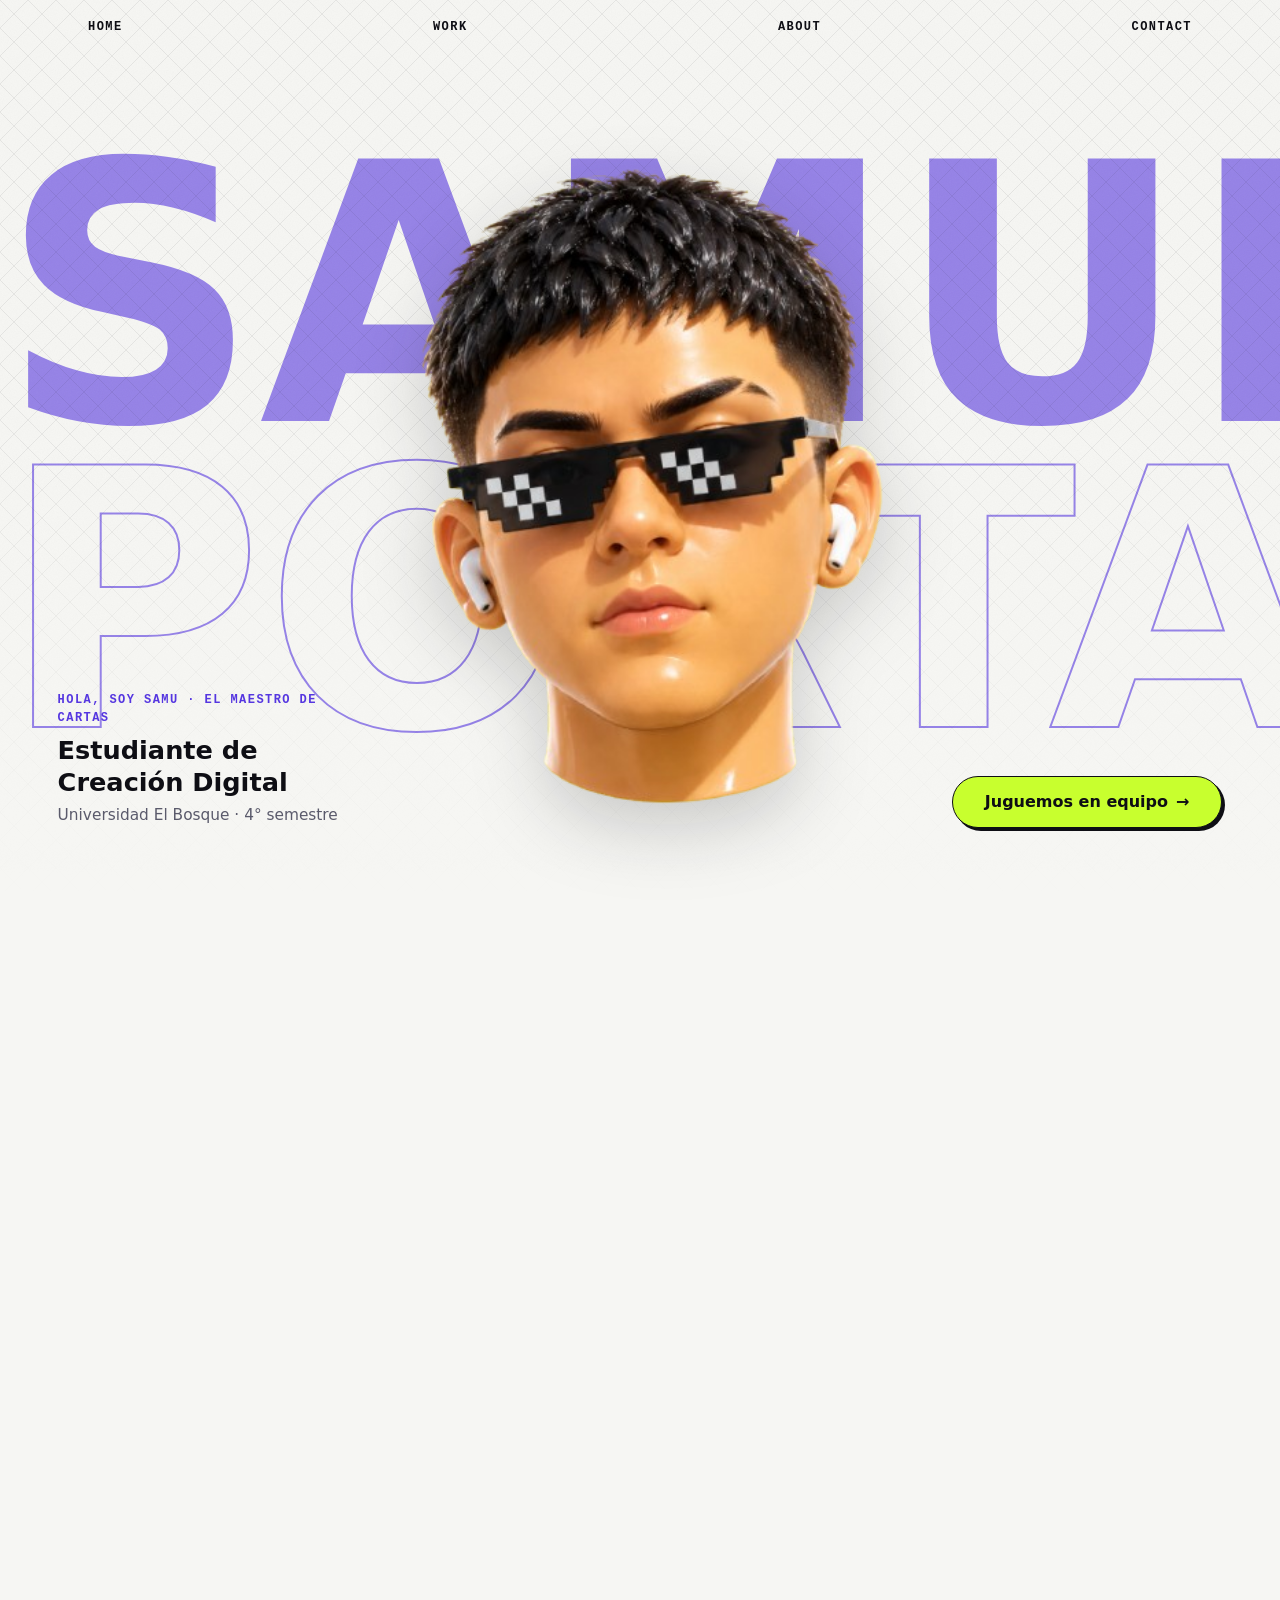
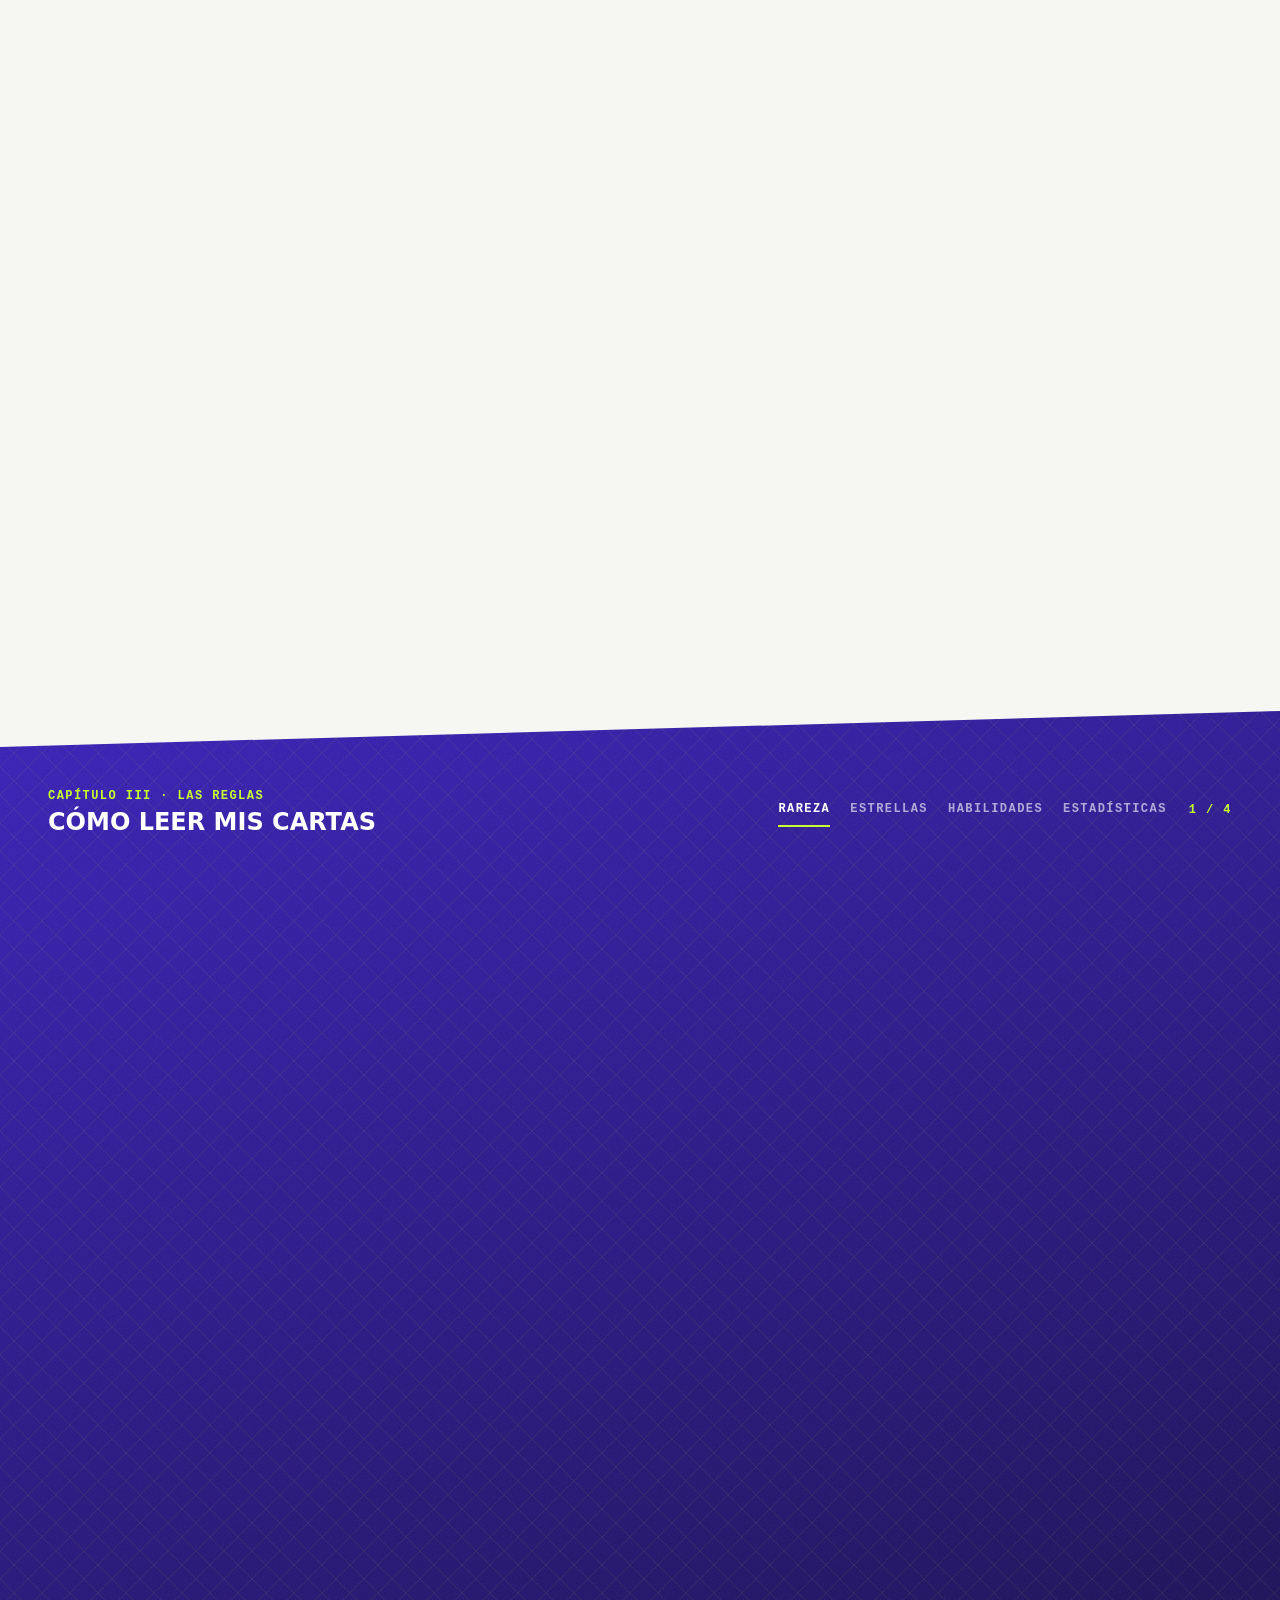
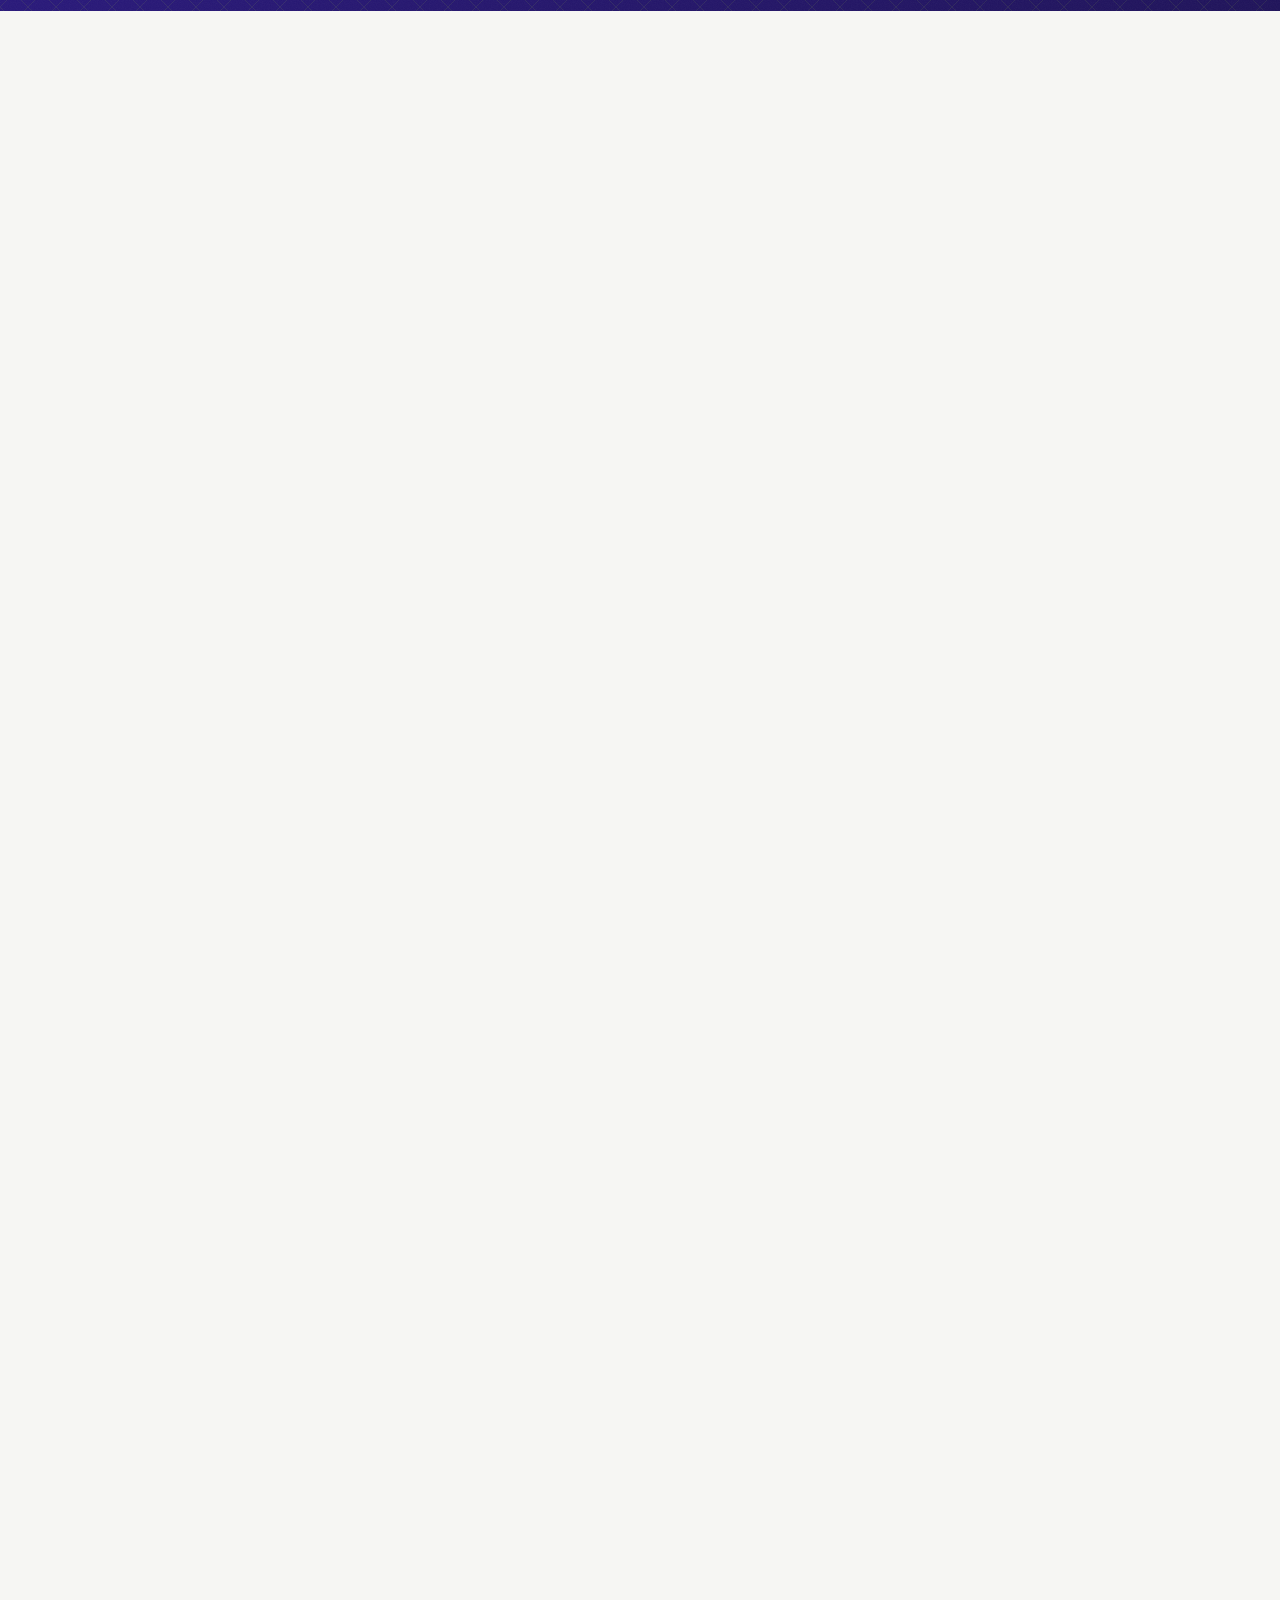
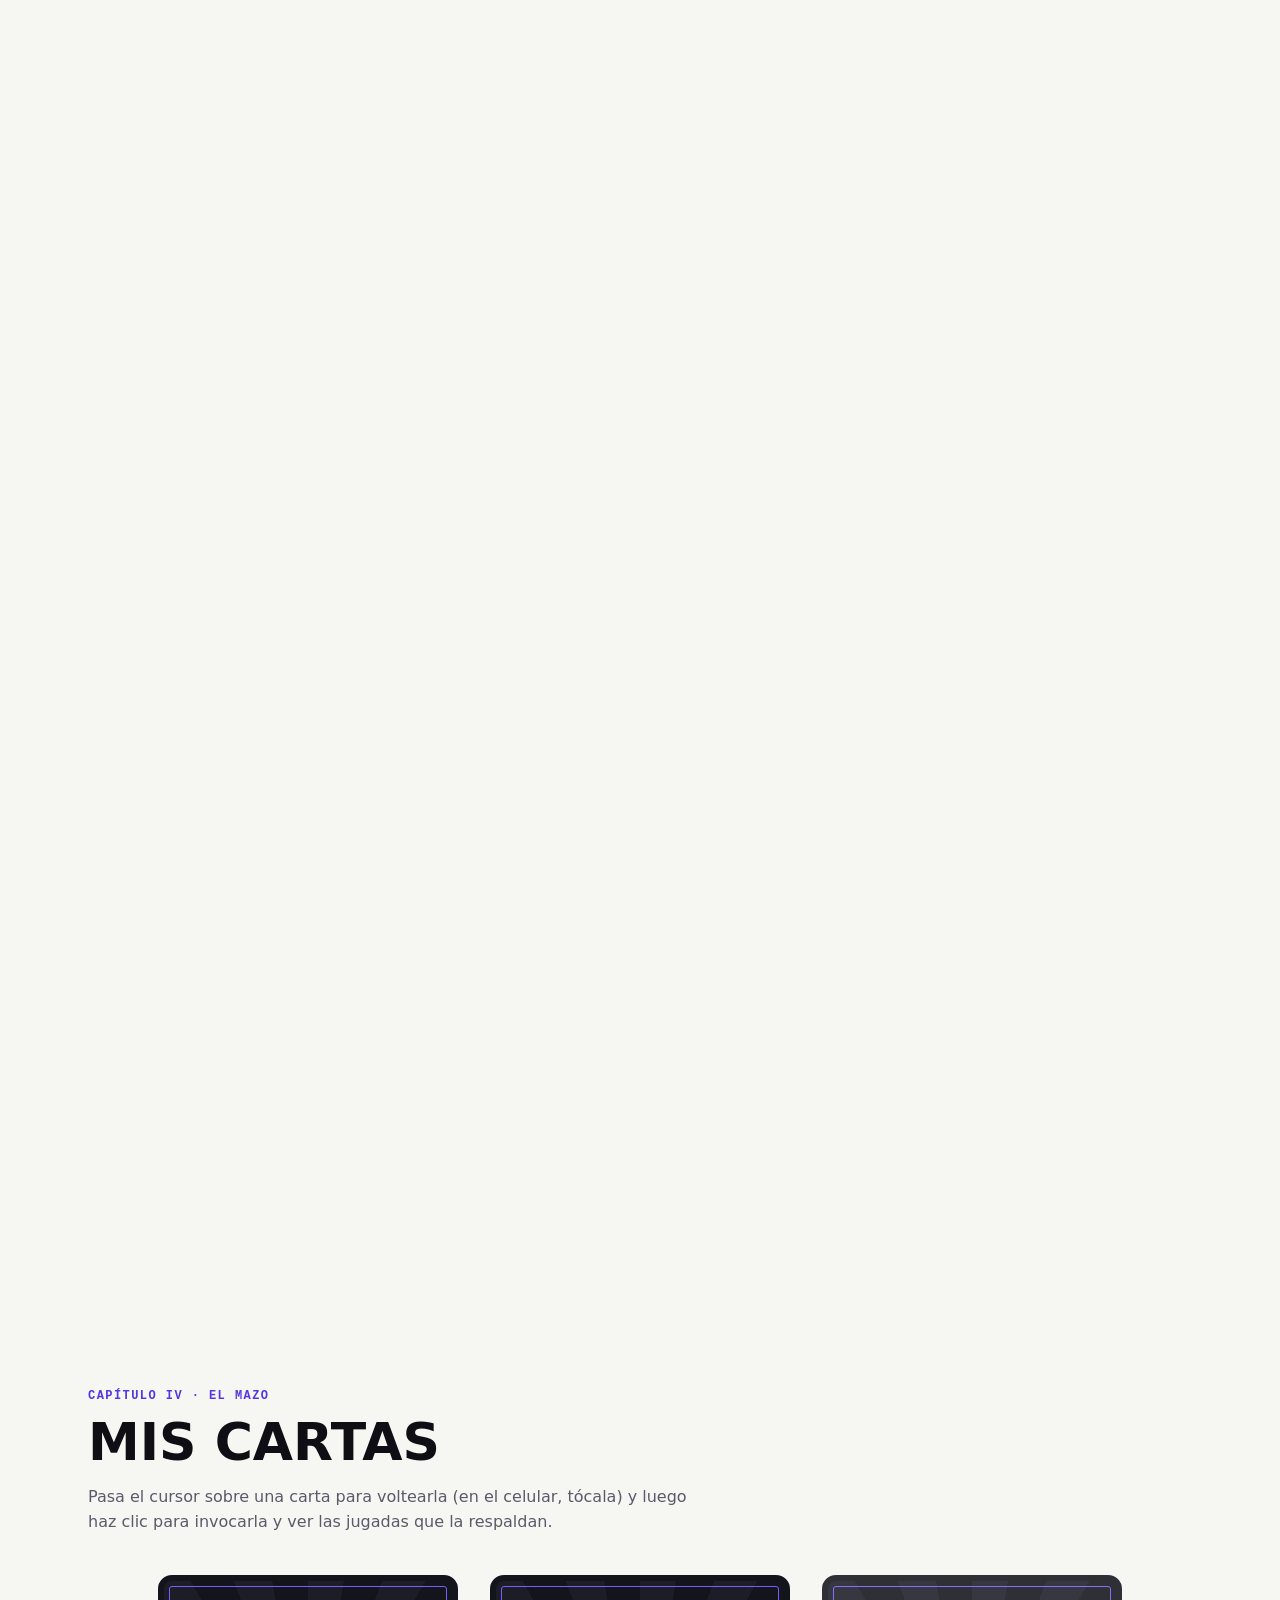
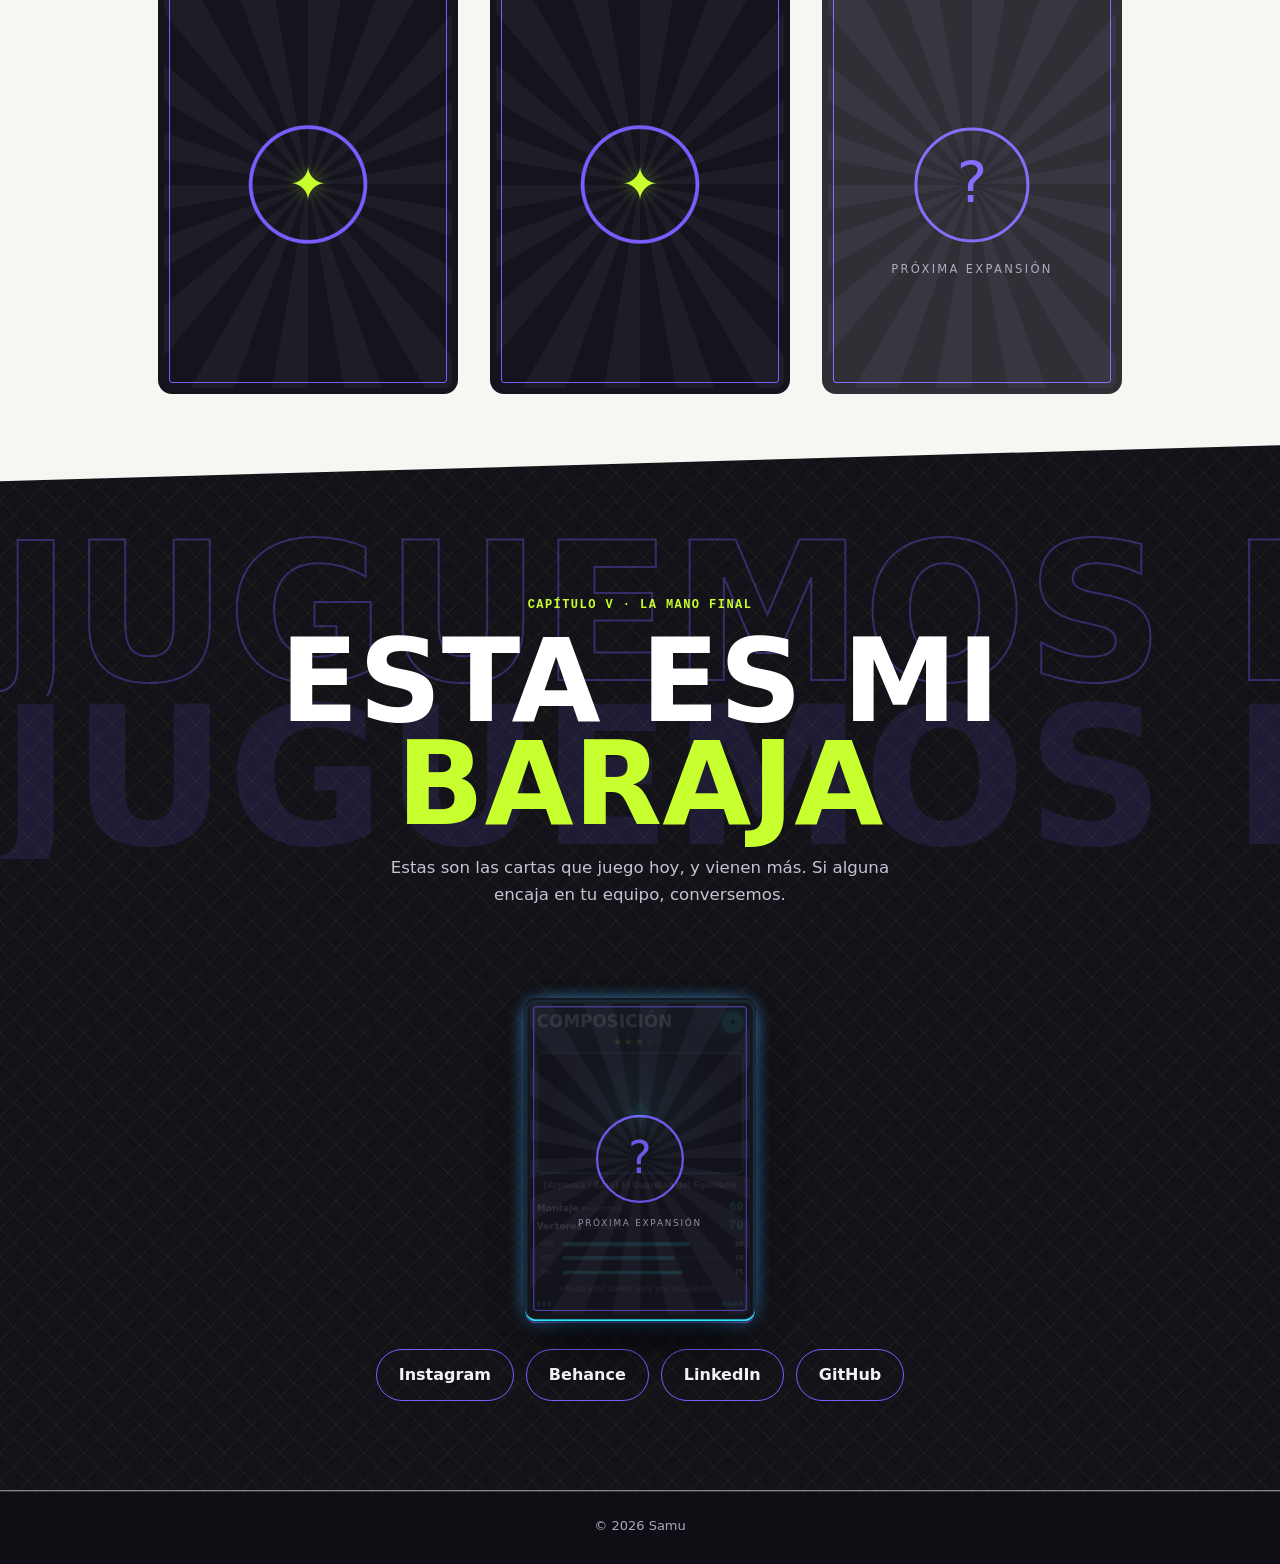
<file: index.html>
<!doctype html>
<html lang="es">
<head>
  <meta charset="utf-8">
  <meta name="viewport" content="width=device-width, initial-scale=1">
  <!-- Seguridad: solo se cargan scripts, estilos, imágenes y videos propios (+ Google Fonts).
       Bloquea scripts inyectados, estilos inline, plugins, formularios y que otra web cambie la URL base. -->
  <meta http-equiv="Content-Security-Policy" content="default-src 'self'; script-src 'self'; style-src 'self' https://fonts.googleapis.com; font-src https://fonts.gstatic.com; img-src 'self' data:; media-src 'self'; connect-src 'self'; object-src 'none'; frame-src 'none'; base-uri 'none'; form-action 'none'; upgrade-insecure-requests">
  <meta name="referrer" content="strict-origin-when-cross-origin">
  <title>Samu · Portafolio</title>
  <meta name="description" content="Portafolio de creador digital contado como un mazo de cartas: cada carta es una skill.">
  <link rel="preconnect" href="https://fonts.googleapis.com">
  <link rel="preconnect" href="https://fonts.gstatic.com" crossorigin>
  <link href="https://fonts.googleapis.com/css2?family=Tektur:wght@800;900&family=Space+Mono:wght@400;700&family=Sora:wght@400;600&display=swap" rel="stylesheet">
  <link rel="stylesheet" href="css/styles.css?v=58">
</head>
<body>

  <header class="nav">
    <nav class="nav__links" aria-label="Secciones">
      <a href="#arena">Home</a>
      <a href="#mazo">Work</a>
      <a href="#maestro">About</a>
      <a href="#duelo" data-open-contact aria-haspopup="dialog">Contact</a>
    </nav>
  </header>

  <main>
    <!-- I. LA ARENA (portada): capas de atrás hacia adelante -->
    <section id="arena" class="hero">
      <!-- z1 · nombre gigante corriendo de fondo -->
      <div class="hero__marquee" aria-hidden="true">
        <div class="marquee marquee--fill">
          <div class="marquee__track">
            <span>SAMUEL SILVA <i class="marquee__card"></i> SAMUEL SILVA <i class="marquee__card"></i> </span><span>SAMUEL SILVA <i class="marquee__card"></i> SAMUEL SILVA <i class="marquee__card"></i> </span>
          </div>
        </div>
        <div class="marquee marquee--outline">
          <div class="marquee__track">
            <span>PORTAFOLIO CREADOR DIGITAL <i class="marquee__card"></i> </span><span>PORTAFOLIO CREADOR DIGITAL <i class="marquee__card"></i> </span>
          </div>
        </div>
      </div>

      <!-- z2 · textura "piel de baraja" (reverso de carta + grano de papel) -->
      <div class="hero__skin" aria-hidden="true"></div>

      <!-- z3 · foto (se mueve un poco al pasar el ratón por encima) -->
      <div class="hero__stage">
        <div class="hero__photo" id="heroAvatar"></div>
      </div>

      <!-- z5 · textos y botón -->
      <div class="hero__bottom">
        <div class="hero__role">
          <h1 class="hero__hi">Hola, soy <span data-maestro="nombre">Samu</span> · <span data-maestro="alias">El Maestro de Cartas</span></h1>
          <p class="hero__clase" data-maestro="clase">Estudiante de Creación Digital</p>
          <p class="hero__uni"><span data-maestro="universidad">Universidad El Bosque</span> · <span data-maestro="semestre">4° semestre</span></p>
        </div>
        <button class="btn btn--primary btn--cta" type="button" id="contactOpen" aria-haspopup="dialog"><span id="ctaLabel">Juguemos en equipo</span> <span class="btn__arrow" aria-hidden="true">→</span></button>
      </div>
    </section>

    <!-- II. EL MAESTRO (sobre mí): se abre un sobre, sale la carta del Maestro
         y un scroll horizontal cuenta quién soy. Lo conduce el scroll (js/main.js · setupSobre) -->
    <section id="maestro" class="sobre" data-nav="dark" aria-labelledby="maestroTitle">
      <div class="sobre__stage" id="sobreStage">
        <div class="sobre__tapete" aria-hidden="true"></div>

        <header class="sobre__head">
          <p class="eyebrow">Capítulo II · El Maestro</p>
          <h2 class="sobre__title" id="maestroTitle">Quién soy</h2>
        </header>

        <!-- sobre: dos capas de la misma imagen (cuerpo + tira que se arranca) -->
        <div class="pack" id="pack" aria-hidden="true">
          <img class="pack__body" id="packBody" alt="" decoding="async">
          <img class="pack__strip" id="packStrip" alt="" decoding="async">
          <span class="pack__flash" id="packFlash"></span>
        </div>

        <!-- dónde se acomoda la carta (invisible: main.js mide su posición y tamaño) -->
        <div class="mcard__slot" id="mcardSlot" aria-hidden="true"></div>

        <!-- carta del Maestro: externo (subir / acomodar) · medio (tilt) · interno (volteo) -->
        <div class="mcard" id="mcard">
          <div class="mcard__glow" id="mcardGlow" aria-hidden="true"></div>
          <div class="mcard__ring" id="mcardRing" aria-hidden="true"></div>
          <div class="mcard__tilt trainer-wrap" id="mcardTilt">
            <div class="mcard__inner" id="mcardInner">
              <div class="mcard__face mcard__back card-back" aria-hidden="true"></div>
              <div class="mcard__face mcard__front">
                <article class="trainer" aria-label="Carta del Maestro">
                  <div class="trainer__top">
                    <span class="trainer__tag">Maestro</span>
                    <span class="trainer__lvl">Nv. <b data-maestro="nivel">4</b></span>
                  </div>
                  <div class="trainer__photo" id="trainerPhoto"></div>
                  <h3 class="trainer__name" data-maestro="nombreCompleto">Samuel Santiago Silva Largo</h3>
                  <dl class="trainer__info">
                    <div><dt>Clase</dt><dd data-maestro="clase">Creador Digital</dd></div>
                    <div><dt>Origen</dt><dd data-maestro="origen">Bogotá, Colombia</dd></div>
                    <div><dt>Cartas</dt><dd id="trainerCount">0</dd></div>
                  </dl>
                  <div class="trainer__holo" aria-hidden="true"></div>
                </article>
              </div>
            </div>
          </div>
        </div>

        <!-- paneles "quién soy": ocupa todo el escenario, por debajo de la carta;
             un mask horizontal los difumina al acercarse a la carta -->
        <div class="sobre__window" id="sobreWindow">
          <div class="sobre__track" id="sobreTrack"></div>
        </div>

        <div class="sobre__bar" id="sobreBar" aria-hidden="true"><span id="sobreBarFill"></span></div>
        <p class="sobre__hint" id="sobreHint" aria-hidden="true">Sigue scrolleando →</p>
      </div>
    </section>

    <!-- III. LAS REGLAS (cómo leer mis cartas): 4 diapositivas en scroll horizontal
         conducido por el scroll vertical (js/main.js · setupReglas) -->
    <section id="reglas" class="reglas" data-nav="violet" aria-labelledby="reglasTitle">
      <div class="reglas__stage" id="reglasStage">
        <div class="reglas__bg" aria-hidden="true"></div>
        <header class="reglas__bar">
          <div class="reglas__head">
            <p class="eyebrow" id="reglasEyebrow">Capítulo III · Las Reglas</p>
            <h2 class="reglas__title" id="reglasTitle">Cómo leer mis cartas</h2>
          </div>
          <nav class="reglas__steps" aria-label="Pasos de las reglas">
            <ol id="reglasSteps"></ol>
            <span class="reglas__count" id="reglasCount" aria-hidden="true">1 / 4</span>
          </nav>
        </header>
        <div class="reglas__track" id="reglasTrack"></div>
      </div>
    </section>

    <!-- IV. EL MAZO (skills) -->
    <section id="mazo" class="section">
      <p class="eyebrow">Capítulo IV · El Mazo</p>
      <h2 class="section__title">Mis cartas</h2>
      <p class="section__lead">Pasa el cursor sobre una carta para voltearla (en el celular, tócala) y luego haz clic para invocarla y ver las jugadas que la respaldan.</p>
      <div class="deck" id="deck"></div>
    </section>

    <!-- V. LA MANO FINAL (cierre): responde al hero con un marquee espejo y la mano de cartas del mazo.
         Sin botón: el contacto se abre desde el hero o desde "Contact" del menú. Lo arma main.js · renderCierre -->
    <section id="duelo" class="duelo" data-nav="dark" aria-labelledby="cierreTitle">
      <div class="duelo__bg" aria-hidden="true"></div>
      <div class="duelo__marquee" aria-hidden="true">
        <div class="marquee marquee--ink marquee--outline">
          <div class="marquee__track">
            <span>JUGUEMOS EN EQUIPO <i class="marquee__card"></i> JUGUEMOS EN EQUIPO <i class="marquee__card"></i> </span><span>JUGUEMOS EN EQUIPO <i class="marquee__card"></i> JUGUEMOS EN EQUIPO <i class="marquee__card"></i> </span>
          </div>
        </div>
        <div class="marquee marquee--ink marquee--fill">
          <div class="marquee__track">
            <span>JUGUEMOS EN EQUIPO <i class="marquee__card"></i> JUGUEMOS EN EQUIPO <i class="marquee__card"></i> </span><span>JUGUEMOS EN EQUIPO <i class="marquee__card"></i> JUGUEMOS EN EQUIPO <i class="marquee__card"></i> </span>
          </div>
        </div>
      </div>
      <div class="duelo__inner">
        <p class="eyebrow duelo__eyebrow" id="cierreEyebrow">Capítulo V · La mano final</p>
        <h2 class="duelo__title" id="cierreTitle">Esta es mi <span class="duelo__hl">baraja</span></h2>
        <p class="duelo__text" id="cierreText">Estas son las cartas que juego hoy, y vienen más. Si alguna encaja en tu equipo, conversemos.</p>
        <div class="mano" id="mano" aria-hidden="true"></div>
        <ul class="socials" id="socials"></ul>
      </div>
    </section>
  </main>

  <footer class="footer">
    <p>© <span id="year"></span> <span data-maestro="nombre">Samu</span></p>
  </footer>

  <!-- CONTACTO (ventana que abren el botón del hero y "Contact" del menú; textos de MAESTRO.cta) -->
  <dialog class="reto" id="contactDialog" aria-labelledby="contactTitle">
    <button class="summon__close" id="contactClose" type="button" aria-label="Cerrar">✕</button>
    <p class="eyebrow" id="contactEyebrow">Contacto</p>
    <h2 id="contactTitle">Juguemos en equipo</h2>
    <p class="reto__lead" id="contactLead">Elige cómo conectamos:</p>
    <div class="contact">
      <a class="contact__link" id="contactPhone" href="tel:">
        <span class="contact__icon" aria-hidden="true">☎</span>
        <span><small>Agregar a contactos</small><b id="contactPhoneText"></b></span>
      </a>
      <a class="contact__link" id="contactMail" href="mailto:">
        <span class="contact__icon" aria-hidden="true">✉</span>
        <span><small>Enviar correo</small><b id="contactMailText"></b></span>
      </a>
    </div>
  </dialog>

  <!-- VISOR (renders en grande) -->
  <dialog class="viewer" id="viewer" aria-label="Imagen en grande">
    <button class="summon__close viewer__close" id="viewerClose" aria-label="Cerrar">✕</button>
    <button class="viewer__nav viewer__nav--prev" id="viewerPrev" aria-label="Anterior">‹</button>
    <figure class="viewer__fig">
      <img id="viewerImg" alt="">
      <video id="viewerVideo" muted loop playsinline hidden></video>
      <figcaption id="viewerCaption"></figcaption>
    </figure>
    <button class="viewer__nav viewer__nav--next" id="viewerNext" aria-label="Siguiente">›</button>
  </dialog>

  <!-- LA PARTIDA (detalle de carta a pantalla completa): vista Mano (mini-cartas) y vista Detalle (una jugada) -->
  <dialog class="summon" id="summon" aria-labelledby="summonTitle">
    <div class="summon__bg" aria-hidden="true"></div>
    <header class="summon__bar">
      <button class="sbtn" id="summonBack" type="button">← Mazo</button>
      <p class="summon__chip" id="summonChip"></p>
      <div class="summon__tools">
        <span class="summon__count" id="summonCount" aria-live="polite"></span>
        <button class="sbtn sbtn--icon" id="summonPrev" type="button" aria-label="Jugada anterior">‹</button>
        <button class="sbtn sbtn--icon" id="summonNext" type="button" aria-label="Jugada siguiente">›</button>
        <button class="sbtn sbtn--icon" id="summonClose" type="button" aria-label="Cerrar">✕</button>
      </div>
    </header>

    <section class="summon__hand" id="summonHand">
      <header class="summon__info">
        <p class="eyebrow">Carta invocada</p>
        <h2 id="summonTitle" tabindex="-1"></h2>
        <p class="summon__subtitle" id="summonSubtitle"></p>
        <h3 class="summon__heading">Mis jugadas</h3>
      </header>
      <div class="summon__deck" id="summonDeck"></div>
    </section>

    <section class="summon__detail" id="summonDetail" hidden>
      <div id="summonPlays"></div>
    </section>
  </dialog>

  <script src="js/data.js?v=39"></script>
  <script src="js/main.js?v=47"></script>
</body>
</html>
</file>
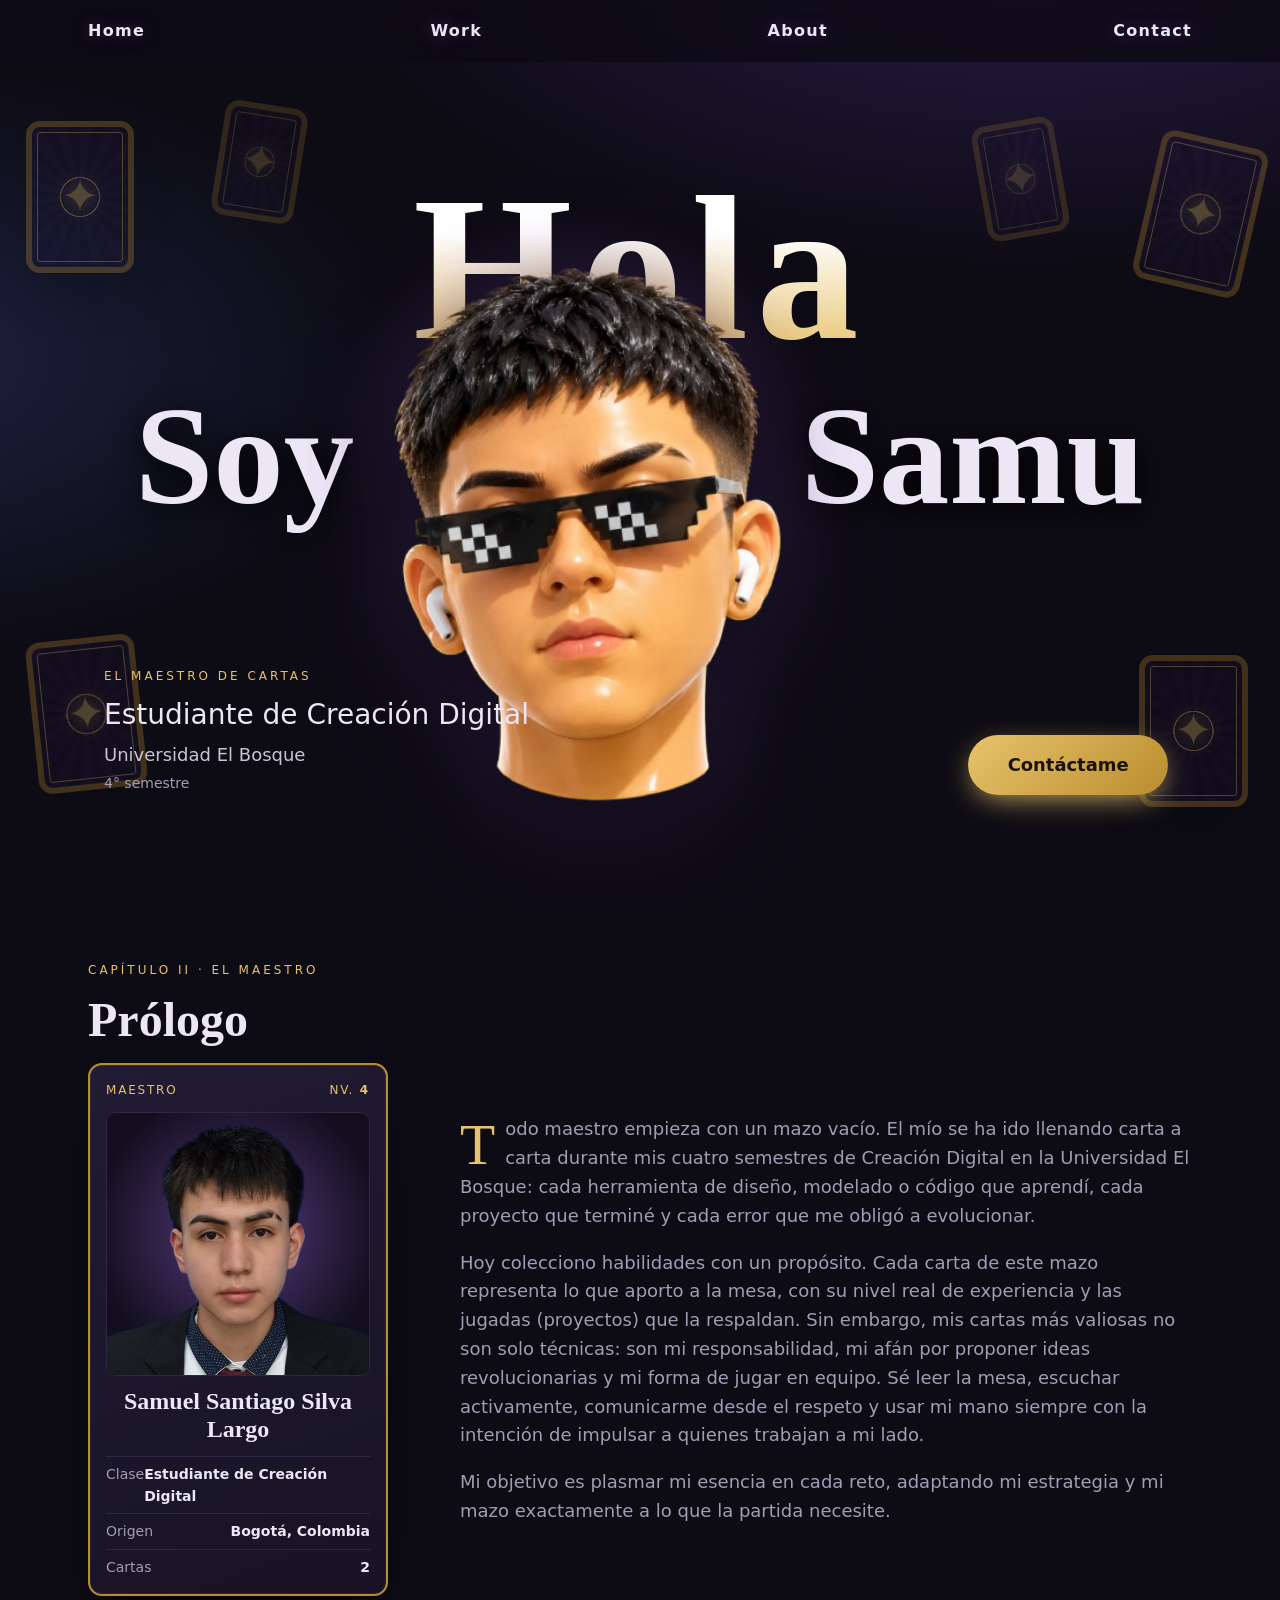
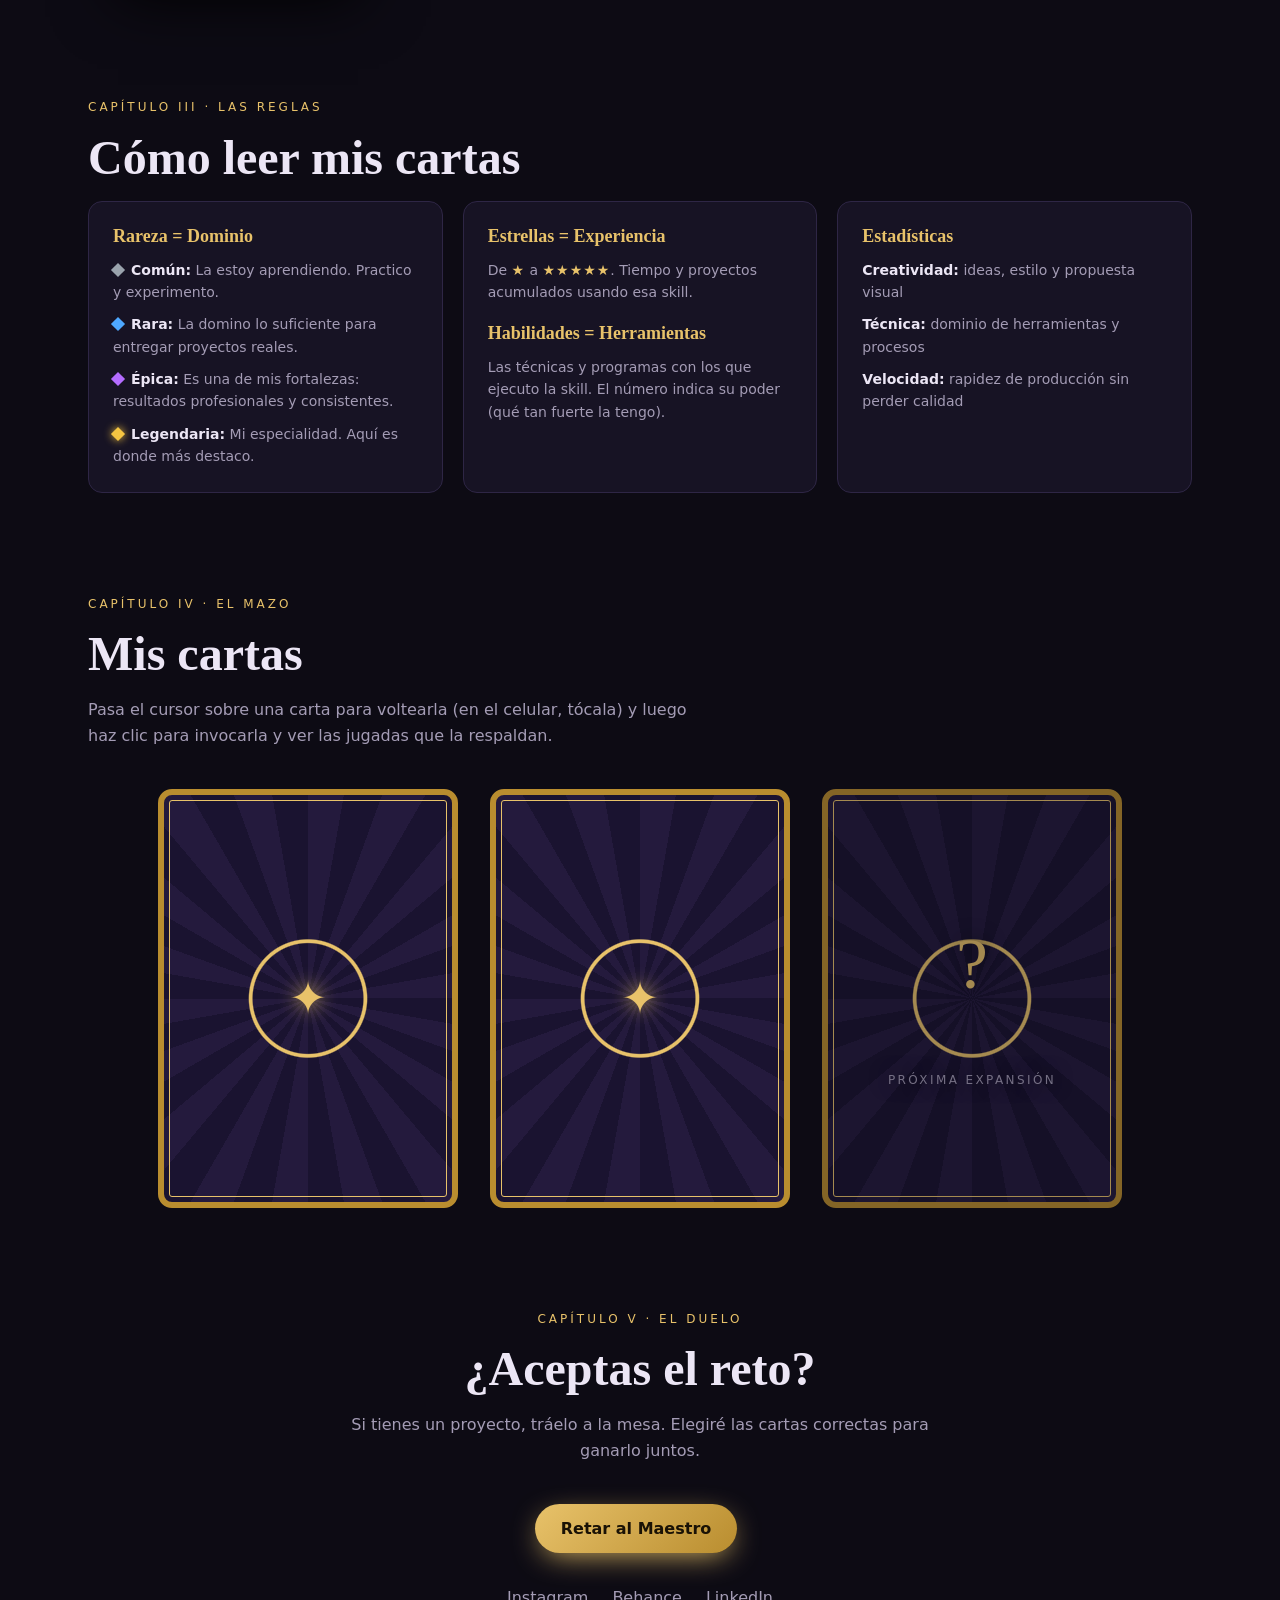
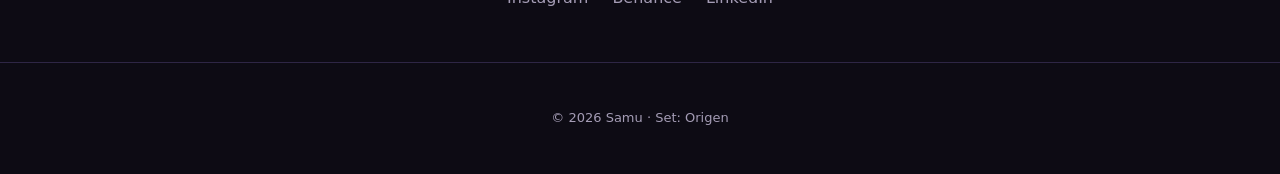
<file: v1/index.html>
<!doctype html>
<html lang="es">
<head>
  <meta charset="utf-8">
  <meta name="robots" content="noindex, nofollow">
  <meta name="viewport" content="width=device-width, initial-scale=1">
  <!-- Seguridad: solo se cargan scripts, estilos, imágenes y videos propios (+ Google Fonts).
       Bloquea scripts inyectados, estilos inline, plugins, formularios y que otra web cambie la URL base. -->
  <meta http-equiv="Content-Security-Policy" content="default-src 'self'; script-src 'self'; style-src 'self' https://fonts.googleapis.com; font-src https://fonts.gstatic.com; img-src 'self' data:; media-src 'self'; connect-src 'self'; object-src 'none'; frame-src 'none'; base-uri 'none'; form-action 'none'; upgrade-insecure-requests">
  <meta name="referrer" content="strict-origin-when-cross-origin">
  <title>Samu · Portafolio</title>
  <meta name="description" content="Portafolio de creador digital contado como un mazo de cartas: cada carta es una skill.">
  <link rel="preconnect" href="https://fonts.googleapis.com">
  <link rel="preconnect" href="https://fonts.gstatic.com" crossorigin>
  <link href="https://fonts.googleapis.com/css2?family=Cinzel:wght@500;700;900&family=Inter:wght@400;500;600&display=swap" rel="stylesheet">
  <link rel="stylesheet" href="css/styles.css?v=24">
</head>
<body>

  <header class="nav">
    <nav class="nav__links" aria-label="Secciones">
      <a href="#arena">Home</a>
      <a href="#mazo">Work</a>
      <a href="#maestro">About</a>
      <a href="#duelo">Contact</a>
    </nav>
  </header>

  <main>
    <!-- I. LA ARENA (portada) -->
    <section id="arena" class="hero">
      <div class="hero__decor" aria-hidden="true">
        <div class="card-back hero__float hero__float--1"></div>
        <div class="card-back hero__float hero__float--2"></div>
        <div class="card-back hero__float hero__float--3"></div>
        <div class="card-back hero__float hero__float--4"></div>
        <div class="card-back hero__float hero__float--5"></div>
        <div class="card-back hero__float hero__float--6"></div>
      </div>

      <h1 class="hero__title">
        <span class="hero__hola">Hola</span>
        <span class="hero__line">
          <span class="hero__soy">Soy</span>
          <span class="hero__avatar" id="heroAvatar"></span>
          <span class="hero__name" data-maestro="nombre">Samu</span>
        </span>
      </h1>

      <div class="hero__bottom">
        <div class="hero__role">
          <p class="eyebrow" data-maestro="alias">El Maestro de Cartas</p>
          <p class="hero__clase" data-maestro="clase">Estudiante de Creación Digital</p>
          <p class="hero__uni" data-maestro="universidad">Universidad El Bosque</p>
          <p class="hero__semestre" data-maestro="semestre">4° semestre</p>
        </div>
        <a href="#duelo" class="btn btn--gold">Contáctame</a>
      </div>
    </section>

    <!-- II. EL MAESTRO (sobre mí) -->
    <section id="maestro" class="section">
      <p class="eyebrow">Capítulo II · El Maestro</p>
      <h2 class="section__title">Prólogo</h2>
      <div class="maestro">
        <div class="trainer-wrap">
        <article class="trainer" aria-label="Carta del Maestro">
          <div class="trainer__top">
            <span class="trainer__tag">Maestro</span>
            <span class="trainer__lvl">Nv. <b data-maestro="nivel">4</b></span>
          </div>
          <div class="trainer__photo" id="trainerPhoto"></div>
          <h3 class="trainer__name" data-maestro="nombreCompleto">Samuel Santiago Silva Largo</h3>
          <dl class="trainer__info">
            <div><dt>Clase</dt><dd data-maestro="clase">Creador Digital</dd></div>
            <div><dt>Origen</dt><dd data-maestro="origen">Bogotá, Colombia</dd></div>
            <div><dt>Cartas</dt><dd id="trainerCount">0</dd></div>
          </dl>
          <div class="trainer__holo" aria-hidden="true"></div>
        </article>
        </div>
        <div class="maestro__text" id="prologo"></div>
      </div>
    </section>

    <!-- III. LAS REGLAS (cómo leer las cartas) -->
    <section id="reglas" class="section">
      <p class="eyebrow">Capítulo III · Las Reglas</p>
      <h2 class="section__title">Cómo leer mis cartas</h2>
      <div class="rules">
        <div class="rule">
          <h3>Rareza = Dominio</h3>
          <ul class="rule__list" id="rulesRareza"></ul>
        </div>
        <div class="rule">
          <h3>Estrellas = Experiencia</h3>
          <p>De <span class="stars">★</span> a <span class="stars">★★★★★</span>. Tiempo y proyectos acumulados usando esa skill.</p>
          <h3>Habilidades = Herramientas</h3>
          <p>Las técnicas y programas con los que ejecuto la skill. El número indica su poder (qué tan fuerte la tengo).</p>
        </div>
        <div class="rule">
          <h3>Estadísticas</h3>
          <ul class="rule__list" id="rulesStats"></ul>
        </div>
      </div>
    </section>

    <!-- IV. EL MAZO (skills) -->
    <section id="mazo" class="section">
      <p class="eyebrow">Capítulo IV · El Mazo</p>
      <h2 class="section__title">Mis cartas</h2>
      <p class="section__lead">Pasa el cursor sobre una carta para voltearla (en el celular, tócala) y luego haz clic para invocarla y ver las jugadas que la respaldan.</p>
      <div class="deck" id="deck"></div>
    </section>

    <!-- V. EL DUELO (contacto) -->
    <section id="duelo" class="section duelo">
      <p class="eyebrow">Capítulo V · El Duelo</p>
      <h2 class="section__title">¿Aceptas el reto?</h2>
      <p class="section__lead">Si tienes un proyecto, tráelo a la mesa. Elegiré las cartas correctas para ganarlo juntos.</p>
      <button class="btn btn--gold" id="contactOpen" type="button" aria-haspopup="dialog">Retar al Maestro</button>
      <ul class="socials" id="socials"></ul>
    </section>
  </main>

  <footer class="footer">
    <p>© <span id="year"></span> <span data-maestro="nombre">Tu Nombre</span> · Set: Origen</p>
  </footer>

  <!-- RETO (ventana de contacto) -->
  <dialog class="reto" id="contactDialog" aria-labelledby="contactTitle">
    <button class="summon__close" id="contactClose" aria-label="Cerrar">✕</button>
    <p class="eyebrow">El Duelo</p>
    <h2 id="contactTitle">Reta al Maestro</h2>
    <p class="reto__lead">Elige cómo lanzar tu reto:</p>
    <div class="contact">
      <a class="contact__link" id="contactPhone" href="tel:">
        <span class="contact__icon" aria-hidden="true">☎</span>
        <span><small>Agregar a contactos</small><b id="contactPhoneText"></b></span>
      </a>
      <a class="contact__link" id="contactMail" href="mailto:">
        <span class="contact__icon" aria-hidden="true">✉</span>
        <span><small>Enviar correo</small><b id="contactMailText"></b></span>
      </a>
    </div>
  </dialog>

  <!-- VISOR (renders en grande) -->
  <dialog class="viewer" id="viewer" aria-label="Imagen en grande">
    <button class="summon__close viewer__close" id="viewerClose" aria-label="Cerrar">✕</button>
    <button class="viewer__nav viewer__nav--prev" id="viewerPrev" aria-label="Anterior">‹</button>
    <figure class="viewer__fig">
      <img id="viewerImg" alt="">
      <video id="viewerVideo" muted loop playsinline hidden></video>
      <figcaption id="viewerCaption"></figcaption>
    </figure>
    <button class="viewer__nav viewer__nav--next" id="viewerNext" aria-label="Siguiente">›</button>
  </dialog>

  <!-- INVOCACIÓN (detalle de carta) -->
  <dialog class="summon" id="summon" aria-labelledby="summonTitle">
    <button class="summon__close" id="summonClose" aria-label="Cerrar">✕</button>
    <div class="summon__body">
      <div class="summon__card" id="summonCard"></div>
      <div class="summon__info">
        <p class="eyebrow">Carta invocada</p>
        <h2 id="summonTitle"></h2>
        <p class="summon__subtitle" id="summonSubtitle"></p>
        <h3 class="summon__heading">Jugadas (proyectos)</h3>
        <div id="summonPlays"></div>
      </div>
    </div>
  </dialog>

  <script src="js/data.js?v=24"></script>
  <script src="js/main.js?v=24"></script>
</body>
</html>
</file>
<file: css/styles.css>
/* =========================================================
   EL MAESTRO DE CARTAS estilos
   Cambia los colores principales en :root
   ========================================================= */

:root {
  /* tema claro (página) */
  --bg: #F6F6F3;            /* blanco roto */
  --surface: #FFFFFF;
  --surface-2: #EDEDEA;
  --line: #DADAE2;
  --text: #0E0E14;
  --muted: #5A5A6B;
  --accent: #7A5CFF;        /* violeta: detalles, hovers, bordes */
  --accent-text: #5536E0;   /* violeta para texto pequeño (AA sobre fondo claro) */
  --lime: #C8FF2E;          /* SOLO rellenos: nunca como texto sobre fondo claro */
  --ink: #0E0E14;           /* tinta fija (no cambia dentro de las zonas oscuras): botón principal */
  --primary-hover: #5536E0; /* violeta del hover del botón principal (letra blanca, AA 7:1) */

  /* rarezas */
  --r-comun: #9AA3AD;
  --r-rara: #2EE6FF;
  --r-epica: #8B5CFF;
  --r-legendaria: #FFD23F;

  /* elementos */
  --el-forma: #ff8a4c;
  --el-armonia: #3fd6c8;
  --el-movimiento: #ff4f7b;
  --el-sonido: #7ddc5a;

  --card-w: 300px;
  --radius: 14px;
  --nav-h: 56px;
  --font-title: "Tektur", "Arial Narrow", system-ui, sans-serif;
  --font-mono: "Space Mono", ui-monospace, monospace;
  --font-body: "Sora", system-ui, sans-serif;

  /* hero */
  --marquee-opacity: .6;
  --marquee-color: #5536E0;   /* texto de fondo del hero: morado profundo (--accent-text) */
  --texture-opacity: .07;
  --grain-opacity: .05;
  /* textura "piel de baraja" (hero + nav): retícula de rombos de reverso de carta y grano de papel */
  --skin-lattice: url("data:image/svg+xml,%3Csvg xmlns='http://www.w3.org/2000/svg' width='28' height='28'%3E%3Cpath d='M0 0L28 28M28 0L0 28' stroke='%230E0E14' stroke-width='1' fill='none'/%3E%3C/svg%3E");
  --skin-grain: url("data:image/svg+xml,%3Csvg xmlns='http://www.w3.org/2000/svg' width='180' height='180'%3E%3Cfilter id='g'%3E%3CfeTurbulence type='fractalNoise' baseFrequency='.85' numOctaves='3' stitchTiles='stitch'/%3E%3CfeColorMatrix type='saturate' values='0'/%3E%3C/filter%3E%3Crect width='100%25' height='100%25' filter='url(%23g)'/%3E%3C/svg%3E");
  /* tapete de juego oscuro (capítulo II y la partida): líneas finas en violeta, zonas de carta y círculo central */
  --tapete: url("data:image/svg+xml,%3Csvg xmlns='http://www.w3.org/2000/svg' viewBox='0 0 1600 900'%3E%3Cg fill='none' stroke='%237A5CFF' stroke-opacity='.22' stroke-width='1'%3E%3Crect x='40' y='40' width='1520' height='820' rx='28'/%3E%3Ccircle cx='800' cy='450' r='170'/%3E%3Ccircle cx='800' cy='450' r='122' stroke-dasharray='4 8'/%3E%3Cpath d='M40 450H630M970 450H1560'/%3E%3Crect x='150' y='110' width='150' height='219' rx='12'/%3E%3Crect x='150' y='571' width='150' height='219' rx='12'/%3E%3Crect x='340' y='110' width='150' height='219' rx='12'/%3E%3Crect x='1110' y='571' width='150' height='219' rx='12'/%3E%3Crect x='1300' y='110' width='150' height='219' rx='12'/%3E%3Crect x='1300' y='571' width='150' height='219' rx='12'/%3E%3C/g%3E%3C/svg%3E");
  --photo-bottom: 2%;       /* más arriba = rostro más alto; el cuello se difumina con una máscara */
  --hero-text-bottom: clamp(32px, 8svh, 80px);    /* altura del texto y el botón sobre el borde inferior del hero */
}

/* Las cartas y las ventanas siguen oscuras para resaltar sobre el blanco roto:
   dentro de ellas se redefinen los mismos tokens */
.card, .card-back, .equipo__card, .sobre__stage, .summon, .reto, .viewer {
  --surface: #14141C;
  --surface-2: #1D1D28;
  --line: #2E2E3E;
  --text: #F2F2F7;
  --muted: #A3A3B8;
  --accent-text: #B4A3FF;
  color: var(--text);
}

*, *::before, *::after { box-sizing: border-box; }
html { scroll-behavior: smooth; }
body {
  margin: 0;
  background: var(--bg);
  color: var(--text);
  font-family: var(--font-body);
  line-height: 1.6;
  overflow-x: hidden;
}
img { max-width: 100%; display: block; }
a { color: var(--accent-text); }
h1, h2, h3 { font-family: var(--font-title); font-weight: 800; text-transform: uppercase; line-height: 1.1; margin: 0; }

/* ---------- Navegación ---------- */
.nav {
  position: sticky; top: 0; z-index: 10;
  display: flex; justify-content: center; align-items: center;
  height: var(--nav-h);
  padding: 0 clamp(16px, 4vw, 48px);
  background: transparent;   /* sin fondo ni textura: se ve lo que hay debajo (la textura del hero llega hasta arriba) */
  color: var(--text);
  transition: color .35s ease;
}
/* el texto se adapta a la sección que tiene debajo (data-theme desde main.js · setupNavTheme) */
.nav[data-theme="dark"] { --text: #F2F2F7; --accent-text: #B4A3FF; }
.nav[data-theme="violet"] { --text: #FFFFFF; --accent-text: #C8FF2E; --accent: #C8FF2E; }
.nav__links { display: flex; justify-content: space-between; gap: 16px; width: 100%; max-width: 1104px; }
.nav__links a {
  position: relative; padding: 8px 0;
  color: inherit; text-decoration: none;
  font-family: var(--font-mono); font-size: 12px; font-weight: 700; letter-spacing: .12em; text-transform: uppercase;
  transition: color .25s;
}
.nav__links a::after {
  content: ""; position: absolute; left: 0; right: 0; bottom: 2px; height: 2px;
  background: var(--accent);
  transform: scaleX(0); transition: transform .3s ease;
}
.nav__links a:hover, .nav__links a:focus-visible { color: var(--accent-text); }
.nav__links a:hover::after, .nav__links a:focus-visible::after { transform: scaleX(1); }

/* ---------- Comunes ---------- */
.section { padding: clamp(40px, 4vw, 56px) clamp(16px, 4vw, 48px); max-width: 1200px; margin: 0 auto; }
.eyebrow {
  color: var(--accent-text); margin: 0 0 12px;
  font-family: var(--font-mono); font-size: 12px; font-weight: 700; letter-spacing: .12em; text-transform: uppercase;
}
.section__title { font-size: clamp(30px, 5vw, 52px); font-weight: 900; line-height: .95; margin-bottom: 16px; }
.section__lead { color: var(--muted); max-width: 60ch; margin: 0 0 40px; }

.btn {
  display: inline-block; padding: 12px 26px; border-radius: 999px;
  font-family: var(--font-body); font-weight: 600; text-decoration: none; margin: 8px 8px 0 0;
  transition: transform .2s, box-shadow .2s, background-color .2s, color .2s;
}
/* botón principal: relleno lima, borde y sombra sólida en tinta */
.btn--primary {
  background: var(--lime); color: var(--ink);
  border: 1.5px solid var(--ink);
  box-shadow: 3px 3px 0 var(--ink);
}
.btn--primary:hover, .btn--primary:focus-visible {
  /* hover en el violeta de la web (el tono de texto: con letra blanca cumple AA, 7:1) */
  background: var(--primary-hover); color: #fff;
  transform: translate(2px, 2px);
  box-shadow: 1px 1px 0 var(--ink);
}
.btn--primary:focus-visible { outline: 2px solid var(--accent); outline-offset: 4px; }

/* ---------- I. Hero (Home) ---------- */
.hero {
  position: relative; overflow: hidden; isolation: isolate;
  min-height: 100svh;
  margin-top: calc(-1 * var(--nav-h));   /* el nav (sticky) queda encima del hero */
}

/* z1 · nombre gigante en marquee (pista duplicada: -50% = una copia, sin salto) */
.hero__marquee {
  position: absolute; inset: 0; z-index: 1;
  display: flex; flex-direction: column; justify-content: center;
  opacity: var(--marquee-opacity);
  pointer-events: none; user-select: none;
}
.marquee { overflow: hidden; }
.marquee__track {
  display: flex; width: max-content;
  font-family: var(--font-title); font-weight: 900; text-transform: uppercase;
  font-size: min(40svh, 30vw); line-height: .85; white-space: nowrap;
  animation: marquee-left 80s linear infinite;
}
.marquee__track span { flex: none; }
.marquee--fill .marquee__track { color: var(--marquee-color); }
.marquee--outline .marquee__track {
  color: transparent; -webkit-text-stroke: 2px var(--marquee-color);
  animation-name: marquee-right; animation-duration: 95s;
}
/* carta en contorno (en lugar de la ✦), del alto de las mayúsculas y con el mismo trazo que el texto */
.marquee__card {
  --stroke: 2px;
  position: relative; display: inline-block;
  height: .7em; aspect-ratio: 63 / 88; margin: 0 .12em;
  border: var(--stroke) solid var(--marquee-color); border-radius: .07em;
}
.marquee__card::before {   /* marco interior */
  content: ""; position: absolute; inset: .06em;
  border: var(--stroke) solid var(--marquee-color); border-radius: .03em;
}
.marquee__card::after {    /* emblema central */
  content: ""; position: absolute; left: 50%; top: 50%;
  width: .2em; aspect-ratio: 1; translate: -50% -50%;
  border: var(--stroke) solid var(--marquee-color); border-radius: 50%;
}
/* en la fila rellena (SAMUEL SILVA) la carta también va rellena: marco y emblema en el color del fondo */
.marquee--fill .marquee__card { background: var(--marquee-color); }
.marquee--fill .marquee__card::before,
.marquee--fill .marquee__card::after { border-color: var(--bg); }
@keyframes marquee-left { from { transform: translateX(0); } to { transform: translateX(-50%); } }
@keyframes marquee-right { from { transform: translateX(-50%); } to { transform: translateX(0); } }

/* z2 · "piel de baraja": retícula de rombos del reverso clásico + grano de papel */
.hero__skin {
  position: absolute; inset: 0; z-index: 2; pointer-events: none;
  /* se difumina hacia abajo para que no quede un corte al pasar a la sección siguiente */
  -webkit-mask-image: linear-gradient(to bottom, #000 45%, transparent 100%);
  mask-image: linear-gradient(to bottom, #000 45%, transparent 100%);
}
.hero__skin::before, .hero__skin::after { content: ""; position: absolute; inset: 0; }
.hero__skin::before {
  opacity: var(--texture-opacity);
  background: var(--skin-lattice) 0 0 / 28px 28px repeat;
}
.hero__skin::after {
  opacity: var(--grain-opacity); mix-blend-mode: multiply;
  background: var(--skin-grain) 0 0 / 180px 180px repeat;
}

/* z3 · escenario de la foto: mide lo mismo que el PNG */
.hero__stage {
  position: absolute; z-index: 3;
  left: 0; right: 0; margin-inline: auto; width: fit-content;
  bottom: var(--photo-bottom);
  height: 88svh;
}

/* foto: solo el PNG, sin círculo ni fondo */
.hero__photo { position: relative; z-index: 1; height: 100%; }
.hero__photo img {
  height: 100%; width: auto; max-width: none;
  filter: drop-shadow(0 24px 36px #0E0E1433);
  transform: translate(var(--px, 0px), var(--py, 0px));
  transition: transform .4s cubic-bezier(.2, .8, .2, 1);
}
.hero__photo.is-empty { aspect-ratio: 3 / 4; }

/* z5 · textos de abajo y botón */
.hero__bottom {
  position: absolute; z-index: 5;
  left: 0; right: 0; bottom: 0;
  display: flex; justify-content: space-between; align-items: flex-end; gap: 24px;
  padding: 0 clamp(24px, 4.5vw, 72px) var(--hero-text-bottom);   /* cerca de los bordes, no centrado al contenedor de 1104px */
  pointer-events: none;
}
.hero__bottom > * { pointer-events: auto; }
.hero__role { max-width: max(220px, calc(50vw - 33svh - 40px)); }
.hero__hi {
  margin: 0 0 8px;
  font-family: var(--font-mono); font-weight: 700; font-size: 12px; line-height: 1.5;
  letter-spacing: .12em; text-transform: uppercase; color: var(--accent-text);
}
.hero__clase { margin: 0; font-size: clamp(18px, 2vw, 26px); font-weight: 600; line-height: 1.25; }
.hero__uni { margin: 4px 0 0; font-size: clamp(14px, 1.2vw, 16px); color: var(--muted); }
.hero__bottom .btn { margin: 0; font-size: clamp(16px, 1.2vw, 19px); padding: .8em 2em; }
/* CTA único de contacto (es un <button>: abre #contactDialog) */
.btn--cta { cursor: pointer; line-height: 1.5; white-space: nowrap; }
.btn__arrow { display: inline-block; margin-left: .15em; transition: transform .2s; }
.btn--cta:hover .btn__arrow, .btn--cta:focus-visible .btn__arrow { transform: translateX(4px); }

/* Reverso de carta (mazo) */
.card-back {
  background:
    radial-gradient(circle at 50% 50%, transparent 0 22%, var(--accent) 22.5% 23.5%, transparent 24%),
    repeating-conic-gradient(from 0deg at 50% 50%, #1D1D28 0 10deg, #14141C 10deg 20deg),
    #14141C;
  border: 6px solid #14141C;
  outline: 1px solid var(--accent);
  outline-offset: -12px;
  position: relative;
}
.card-back::after {
  content: "✦"; position: absolute; inset: 0; display: grid; place-items: center;
  font-size: 46px; color: var(--lime); text-shadow: 0 0 18px #C8FF2E66;
}

/* ---------- II. El Maestro: sobre de cartas + "quién soy" + III. Las Reglas ----------
   Lo conduce el scroll: main.js (setupSobre) mide todo en measure() y, en cada frame,
   escribe transform/opacity directamente en los pocos elementos que se mueven
   (sobre, tira, destello, carta, pista de paneles, barra, hero). La altura de #maestro
   también la fija main.js (100svh + duración de las fases + recorrido del pan). */
.sobre { position: relative; }
.sobre__stage {
  /* tamaños en vw/svh */
  --gutter: max(clamp(16px, 4vw, 48px), calc((100vw - 1200px) / 2));
  --pack-w: min(60vw, 300px, 38svh);
  --pack-h: calc(var(--pack-w) * 1148 / 640);
  --pack-dir: -1;         /* -1 = el sobre entra por la izquierda y avanza hacia la derecha · 1 = al revés */
  --pack-cut: 9%;         /* alto de la tira dentada (hasta donde acaban las costillas del sello) */
  --card-w: min(52vw, 320px, 36.8svh);   /* alto = 62svh como máximo */
  --card-h: calc(var(--card-w) * 106 / 63);   /* carta alargada 63/106: la foto entra completa */
  /* carta acomodada (el hueco .mcard__slot marca dónde; main.js lo mide) */
  --dock-s: .9;
  --win-gap: clamp(24px, 3vw, 48px);
  --win-left: calc(var(--gutter) + var(--card-w) * var(--dock-s) + var(--win-gap));   /* donde empiezan los paneles */
  position: sticky; top: 0;
  height: 100svh; overflow: hidden;
  contain: layout paint style;
}
/* will-change solo mientras la sección está en pantalla (clase desde main.js) */
.sobre__stage.is-active :is(.pack, .mcard, .sobre__track) { will-change: transform; }

/* tapete de juego oscuro: líneas finas en violeta, zonas de carta, círculo central y retícula de puntos */
.sobre__tapete {
  position: absolute; inset: 0;
  background:
    var(--tapete) center / cover no-repeat,
    radial-gradient(circle, #7A5CFF2e 1px, transparent 1.6px) 0 0 / 22px 22px,
    #14141C;
}

.sobre__head {
  position: absolute; z-index: 1;
  top: calc(var(--nav-h) + 24px); left: var(--gutter);
}
.sobre__title { font-size: clamp(30px, 5vw, 52px); font-weight: 900; line-height: .95; }

/* sobre: centrado; dos capas de la misma imagen */
.pack {
  position: absolute; left: 50%; top: 50%; z-index: 3;
  width: var(--pack-w); height: var(--pack-h);
  margin: calc(var(--pack-h) / -2) 0 0 calc(var(--pack-w) / -2);
  pointer-events: none;
}
.pack img { position: absolute; inset: 0; width: 100%; height: 100%; }
.pack__body { clip-path: inset(var(--pack-cut) 0 0 0); }
.pack__strip { clip-path: inset(0 0 calc(100% - var(--pack-cut)) 0); transform-origin: 0 var(--pack-cut); }
.pack__flash {
  position: absolute; left: -12%; right: -12%; top: var(--pack-cut); height: 7%;
  translate: 0 -50%;
  background: radial-gradient(closest-side, #C8FF2E, #C8FF2E00);
  opacity: 0;
}

/* hueco invisible donde se acomoda la carta */
.mcard__slot {
  position: absolute; visibility: hidden; pointer-events: none;
  left: var(--gutter); top: calc(50% + 2svh);
  width: calc(var(--card-w) * var(--dock-s)); aspect-ratio: 63 / 106;
  margin-top: calc(var(--card-w) * var(--dock-s) * -53 / 63);
}

/* carta del Maestro · externo: sale del sobre, crece y se acomoda (transform desde main.js) */
.mcard {
  position: absolute; left: 50%; top: 50%; z-index: 2;
  width: var(--card-w); height: var(--card-h);
  margin: calc(var(--card-h) / -2) 0 0 calc(var(--card-w) / -2);
  perspective: 1200px;
  pointer-events: none;
}
.sobre__stage.is-out .mcard { z-index: 4; }             /* ya fuera: delante del sobre que cae */
.sobre__stage.is-docked .mcard { pointer-events: auto; }
/* medio: tilt con el ratón (--rx/--ry) */
.mcard__tilt {
  position: relative; width: 100%; height: 100%;
  transform-style: preserve-3d;
  transform: rotateX(var(--rx, 0deg)) rotateY(var(--ry, 0deg));
  transition: transform .25s ease-out;
}
/* interno: volteo (rotateY desde main.js) */
.mcard__inner { position: relative; width: 100%; height: 100%; transform-style: preserve-3d; }
.mcard__face {
  position: absolute; inset: 0; border-radius: var(--radius);
  backface-visibility: hidden; -webkit-backface-visibility: hidden;
}
.mcard__back { box-shadow: 0 30px 60px -28px #000; }   /* reverso = .card-back del mazo */
/* carta del Maestro: borde lima (solo aquí; el .card-back del mazo no cambia) */
.mcard .mcard__back { border: 2px solid var(--lime); box-shadow: 0 30px 60px -28px #000; }
/* Resplandor SOLO mientras la carta sale del sobre (fase rise): 0 → pico → 0. main.js escribe
   --o (halo y borde) y opacity/transform (anillo). Por defecto apagado: así queda en reposo y
   con "reducir movimiento". */
/* a) halo grande: lima intenso en el centro + violeta más ancho y tenue por fuera */
.mcard__glow {
  position: absolute; inset: -55%; z-index: -1; pointer-events: none;
  background:
    radial-gradient(closest-side, #C8FF2E 0%, #C8FF2Ee6 34%, #C8FF2E80 56%, #C8FF2E26 74%, transparent 88%),
    radial-gradient(closest-side, #7A5CFF80 45%, #7A5CFF2e 75%, transparent);
  opacity: var(--o, 0);
}
/* b) el borde que brilla: pseudo-elemento del reverso, así gira con la carta y desaparece con él
   (el ::after del reverso ya es el ✦ del centro) */
.mcard .mcard__back::before {
  content: ""; position: absolute; inset: -2px; pointer-events: none;
  border-radius: var(--radius);
  box-shadow: 0 0 0 2px var(--lime), 0 0 36px 6px #C8FF2Ecc, 0 0 90px 24px #C8FF2E66;
  opacity: var(--o, 0);
}
/* c) anillo de onda CIRCULAR (no con forma de carta): se expande y desvanece durante rise */
.mcard__ring {
  position: absolute; left: 50%; top: 50%; z-index: -1; pointer-events: none;
  width: calc(var(--card-h) * 1.3); aspect-ratio: 1; translate: -50% -50%;
  border-radius: 50%;
  background: radial-gradient(closest-side, transparent 66%, #C8FF2E99 66%, #C8FF2E99 74%, transparent 74%);
  opacity: 0;
}
/* fuera de rise las capas ni se pintan (main.js pone .is-glow-off al cruzar el umbral) */
.mcard.is-glow-off .mcard__glow,
.mcard.is-glow-off .mcard__ring,
.mcard.is-glow-off .mcard__back::before { visibility: hidden; }
.mcard__front { transform: rotateY(180deg); }

/* La carta del Maestro (.trainer), proporción de carta 63/88 */
.trainer {
  position: relative; height: 100%;
  display: flex; flex-direction: column;
  background: linear-gradient(160deg, var(--surface-2), var(--surface));
  border: 2px solid var(--lime); border-radius: var(--radius); padding: 16px;
  box-shadow: 0 30px 60px -30px #000, inset 0 0 0 1px #ffffff10;   /* borde lima, sin brillo exterior */
  transition: transform .7s cubic-bezier(.2, .8, .2, 1), box-shadow .7s, border-color .7s;
}
/* brillo holográfico (como el de las cartas del mazo); el blend solo se activa en hover */
.trainer__holo {
  position: absolute; inset: 0; border-radius: inherit; pointer-events: none; opacity: 0; transition: opacity .4s;
  background:
    radial-gradient(circle at var(--mx, 50%) var(--my, 50%), #ffffff40, transparent 45%),
    linear-gradient(115deg, transparent 20%, #ff6ec455 35%, #6ee7ff55 50%, #fff36e55 65%, transparent 80%);
  background-size: 100% 100%, 250% 250%;
  background-position: center, var(--mx, 50%) var(--my, 50%);
}
/* hover: solo con ratón y con la carta ya acomodada (is-docked; main.js no lo pone con "reducir movimiento") */
@media (hover: hover) and (pointer: fine) {
  .sobre__stage.is-docked .trainer-wrap:hover .trainer {
    transform: scale(1.03);
    transition: transform .25s ease-out, box-shadow .7s, border-color .7s;
    border-color: var(--lime);
    box-shadow: 0 40px 70px -30px #000, inset 0 0 0 1px #ffffff10;   /* sin glow exterior */
  }
  .sobre__stage.is-docked .trainer-wrap:hover .trainer__holo { opacity: .35; mix-blend-mode: color-dodge; }
}
.trainer__top { display: flex; justify-content: space-between; font-family: var(--font-mono); font-size: 12px; font-weight: 700; text-transform: uppercase; letter-spacing: .12em; color: var(--accent-text); }
.trainer__photo {
  flex: 1 1 auto; min-height: 0; margin: 10px 0; border-radius: 10px; overflow: hidden;   /* ocupa el alto libre (~432/520, como la foto) */
  background: radial-gradient(circle at 50% 35%, var(--line) 0 18%, transparent 18.5%),
              radial-gradient(ellipse at 50% 100%, var(--line) 0 38%, transparent 38.5%),
              #0E0E14;
  border: 1px solid var(--line);
}
.trainer__photo:has(img) { background: radial-gradient(circle at 50% 45%, color-mix(in srgb, var(--r-epica) 45%, transparent), #0E0E14 75%); }
.trainer__photo img { width: 100%; height: 100%; object-fit: contain; object-position: center bottom; }
.trainer__photo.is-real img { object-fit: cover; object-position: center top; }   /* nunca corta la cabeza */
.trainer__name { font-size: 18px; line-height: 1; text-align: center; margin-bottom: 10px; }
.trainer__info { margin: 0; display: grid; gap: 4px; font-size: 13px; }
.trainer__info div { display: flex; justify-content: space-between; gap: 12px; border-top: 1px solid var(--line); padding-top: 5px; }
.trainer__info dt { color: var(--muted); }
.trainer__info dd { margin: 0; font-weight: 600; text-align: right; }

/* paneles: la ventana ocupa todo el escenario (sin recortar resplandores) y queda bajo la carta;
   el mask horizontal (estático) difumina el texto al acercarse a la carta y en el borde derecho */
.sobre__window {
  position: absolute; inset: 0; z-index: 1;
  display: flex; align-items: center;
  padding: var(--nav-h) 0 48px;
  opacity: 0;
  pointer-events: none;
  -webkit-mask-image: linear-gradient(to right,
    transparent calc(var(--win-left) - var(--win-gap)), #000 calc(var(--win-left) + 3vw),
    #000 calc(100% - 4vw), transparent);
  mask-image: linear-gradient(to right,
    transparent calc(var(--win-left) - var(--win-gap)), #000 calc(var(--win-left) + 3vw),
    #000 calc(100% - 4vw), transparent);
}
.sobre__stage.is-docked .sobre__window { pointer-events: auto; }
.sobre__track {
  display: flex; align-items: center; gap: 28px;
  width: max-content;
  padding: 0 var(--gutter) 0 var(--win-left);
}
.panel {
  --rarity: var(--accent);   /* todos los paneles de "Quién soy" en violeta (la rareza de data.js no cambia el color) */
  flex: none; width: min(80vw, 560px); max-height: calc(100svh - var(--nav-h) - 72px); overflow-y: auto;
  padding: clamp(20px, 2.4vw, 32px);
  background: linear-gradient(160deg, var(--surface-2), var(--surface));
  border: 2px solid var(--rarity); border-radius: 18px;
  box-shadow: 0 0 40px -20px var(--rarity);
}
/* hover: el marco de cada panel cambia de color (también el de Mi equipo) */
.panel { transition: border-color .3s ease, box-shadow .3s ease; }
@media (hover: hover) and (pointer: fine) {
  .sobre__track .panel:hover { border-color: var(--lime); box-shadow: 0 0 40px -16px #C8FF2E88; }   /* gana también al de Mi equipo */
}
.panel .eyebrow { margin-bottom: 8px; }
.panel__title { font-size: clamp(24px, 2.8vw, 34px); font-weight: 900; line-height: .95; margin-bottom: 12px; }
.panel__title--sub { font-size: clamp(18px, 2vw, 22px); margin: 20px 0 10px; }
.panel__sub {
  margin: 0 0 12px; color: var(--muted);
  font-family: var(--font-mono); font-size: 12px; font-weight: 700; letter-spacing: .12em; text-transform: uppercase;
}
.panel p:not(.eyebrow, .panel__sub, .equipo__desc) { margin: 0 0 12px; font-size: 15.5px; line-height: 1.65; color: #DADAE6; }
.panel__timeline { list-style: none; margin: 4px 0 0; padding: 0 0 0 16px; border-left: 1px solid var(--accent); display: grid; gap: 12px; }
.panel__timeline li { display: grid; gap: 2px; position: relative; }
.panel__timeline li::before {
  content: ""; position: absolute; left: -21px; top: 6px;
  width: 9px; height: 9px; border-radius: 50%; background: var(--lime);
}
.panel__timeline b, .panel__minis b {
  font-family: var(--font-mono); font-size: 12px; letter-spacing: .12em; text-transform: uppercase; color: var(--accent-text);
}
.panel__timeline span, .panel__minis span { font-size: 14.5px; color: #DADAE6; }
.panel__minis .panel__stars { font-size: 15px; letter-spacing: 2px; color: var(--lime); }
.panel__minis .panel__stars .off { color: #ffffff22; }
.panel__minis { list-style: none; margin: 4px 0 0; padding: 0; display: grid; grid-template-columns: repeat(3, 1fr); gap: 10px; }
.panel__minis li {
  display: grid; align-content: start; gap: 6px; padding: 12px;
  background: #14141C; border: 1px solid color-mix(in srgb, var(--accent) 60%, transparent); border-radius: 10px;
}
/* mini-cartas: tilt 3D + brillo holográfico + marco que cambia al pasar el ratón (main.js · setupMiniCartas) */
.panel__minis .mini {
  position: relative; overflow: hidden;
  transform: perspective(700px) rotateX(var(--rx, 0deg)) rotateY(var(--ry, 0deg));
  transition: transform .25s ease-out, border-color .3s, box-shadow .3s;
}
.panel__minis .mini .card__holo { border-radius: inherit; }
@media (hover: hover) and (pointer: fine) {
  .panel__minis .mini:hover { border-color: var(--lime); box-shadow: 0 12px 30px -14px #000, 0 0 22px -8px #C8FF2E99; }
  .panel__minis .mini:hover .card__holo { opacity: .45; mix-blend-mode: color-dodge; }
}
.panel__tools { margin-top: 4px; }
.panel__photo { width: 100%; border-radius: 12px; margin-top: 4px; }
.panel__btn { margin: 8px 0 0; }

/* Panel "05 · Mi equipo": carta interactiva de la que saltan las herramientas (main.js · setupEquipo).
   Cada <li> lleva --i (orden) y las posiciones medidas en JS: --cx/--cy (dentro de la carta),
   y --tx/--ty (abierta); cerradas quedan ocultas detrás de la carta. Solo se animan transform y opacity. */
.panel.panel--equipo {
  width: auto; padding: 0;                 /* el recuadro se ajusta a la órbita (.equipo) */
  display: grid; place-items: center;      /* si se iguala al alto de "Mis cartas más valiosas", la órbita queda centrada */
  max-height: none; overflow: visible;
  box-shadow: 0 0 40px -20px color-mix(in srgb, var(--rarity) 70%, transparent);   /* glow ~30% menos */
}
.equipo {
  --cw: min(280px, 36svh);                 /* ancho de la carta */
  --ch: calc(var(--cw) * 88 / 63);
  --ball: clamp(52px, 7svh, 76px);
  --ox: 92px;                              /* órbita (con 92/56 las pelotas de las esquinas no tapan la carta): rx = cw/2 + ox · ry = ch/2 + oy (main.js lee estas mismas) */
  --oy: 56px;
  --pad: 28px;                             /* margen entre las pelotas y el borde del recuadro */
  position: relative;
  /* recuadro = 2·(rx + pelota/2) + 2·pad (igual abierto y cerrado) */
  width: calc(var(--cw) + 2 * var(--ox) + var(--ball) + 2 * var(--pad));
  height: calc(var(--ch) + 2 * var(--oy) + var(--ball) + 2 * var(--pad));
}
/* resplandor violeta estático detrás de la órbita (las pelotas oscuras no se pierden) */
.equipo::before {
  content: ""; position: absolute; inset: 4%; pointer-events: none;
  background: radial-gradient(closest-side, color-mix(in srgb, var(--accent) 25%, transparent), transparent);
}

/* la carta (cara frontal, mismo lenguaje que las cartas del mazo) */
.equipo__card {
  --rarity: var(--accent);   /* paleta: violeta (hover lima) */
  position: absolute; left: 50%; top: 50%; z-index: 2;
  width: var(--cw); aspect-ratio: 63 / 88;
  margin: calc(var(--ch) / -2) 0 0 calc(var(--cw) / -2);
  perspective: 900px; cursor: pointer;
  container-type: inline-size;
}
/* aro de brillo que pulsa mientras está cerrada (solo opacity y scale) */
.equipo__card::after {
  content: ""; position: absolute; inset: -8px; z-index: -1; pointer-events: none;
  border: 2px solid var(--accent); border-radius: calc(var(--radius) + 8px);
  box-shadow: 0 0 0 3px #C8FF2E33, 0 0 24px #7A5CFF66;
  animation: equipo-ring 2.6s ease-in-out infinite;
}
@keyframes equipo-ring { 0%, 100% { opacity: .25; transform: scale(.98); } 50% { opacity: .9; transform: scale(1.03); } }
.equipo.is-open .equipo__card::after { animation: none; opacity: 0; transition: opacity .3s; }
.equipo__tilt {
  position: relative; height: 100%; overflow: hidden;
  display: flex; flex-direction: column; gap: 1.8cqw;
  padding: 4.4cqw 4.6cqw;
  background: linear-gradient(165deg, color-mix(in srgb, var(--rarity) 14%, #1D1D28), #14141C 55%);
  border: 3px solid var(--rarity); border-radius: var(--radius);
  box-shadow: 0 0 0 1px #000, 0 25px 50px -20px #000, 0 0 30px -10px var(--rarity);
  transform: rotateX(var(--rx, 0deg)) rotateY(var(--ry, 0deg));
  transition: transform .25s ease-out;
}
.equipo__label {
  font-family: var(--font-mono); font-size: 11px; font-weight: 700; letter-spacing: .12em; text-transform: uppercase;
  color: var(--accent-text);   /* violeta claro legible sobre oscuro */
}
.equipo__chip {
  padding: 2px 8px; border-radius: 999px;
  background: var(--lime); color: #0E0E14;
  font-family: var(--font-mono); font-size: 11px; font-weight: 700; line-height: 1.4;
}
.equipo__art.card__art {   /* gana a .card__art del mazo */
  flex: 0 0 40%;
  border: 1px solid color-mix(in srgb, var(--rarity) 45%, #000);
  background: radial-gradient(circle at 50% 45%, color-mix(in srgb, var(--accent) 35%, transparent), #0E0E14 72%);
}
/* portada: montoncito de 3 pelotas de herramientas (equipo.portada) en pirámide */
.equipo__stack { position: relative; width: 78%; height: 86%; }
.equipo__pile {
  position: absolute; aspect-ratio: 1;
  transition: opacity .3s ease, transform .3s ease;
  animation: equipo-pile 3.5s ease-in-out infinite alternate;
}
.equipo__pile::after {   /* sombra de apoyo (sin filter) */
  content: ""; position: absolute; left: 14%; right: 14%; bottom: -9%; height: 14%; z-index: -1;
  background: radial-gradient(closest-side, #000a, transparent);
}
.equipo__art.card__art .equipo__pile img { width: 100%; height: 100%; object-fit: contain; border-radius: 50%; box-shadow: 0 0 0 1px #ffffff1f; }
/* tamaños en % de la ventana: la de arriba ~46% del ancho, las de abajo ~40%, solapadas ~12% */
.equipo__pile--1 { z-index: 2; height: 62%; left: 50%; top: 0; translate: -50% 0; rotate: -4deg; }
.equipo__pile--2 { z-index: 1; height: 54%; left: 2%;  bottom: 0; rotate: -6deg; animation-delay: -1.2s; }
.equipo__pile--3 { z-index: 1; height: 54%; right: 2%; bottom: 0; rotate: 6deg;  animation-delay: -2.4s; }
@keyframes equipo-pile { from { transform: translateY(-3px); } to { transform: translateY(3px); } }
/* al abrir, el montoncito se va (esas pelotas salen a la órbita) y vuelve al cerrar */
.equipo.is-open .equipo__pile { opacity: 0; transform: scale(.85); animation: none; }
.equipo.is-animating .equipo__pile { will-change: transform, opacity; }
.equipo__title { font-size: clamp(20px, 9cqw, 26px); font-weight: 900; line-height: .95; text-transform: uppercase; }
.equipo__tilt .card__type { font-family: var(--font-mono); font-size: 10.5px; font-weight: 400; margin-top: -1cqw; }
.equipo__desc {
  flex: 0 1 auto; min-height: 0;
  margin: 0; font-size: clamp(11px, 4.9cqw, 13px); line-height: 1.4; color: #DADAE6;
  display: -webkit-box; -webkit-line-clamp: 5; -webkit-box-orient: vertical; overflow: hidden;
}
.equipo__tilt .card__foot { margin-top: auto; color: var(--accent-text); }
.equipo__tilt { transition: transform .25s ease-out, border-color .3s, box-shadow .3s; }
@media (hover: hover) and (pointer: fine) {
  .equipo__card:hover .equipo__tilt { border-color: var(--lime); box-shadow: 0 0 0 1px #000, 0 25px 50px -20px #000, 0 0 30px -10px var(--lime); }
}
/* brillo holográfico como el de las demás cartas: el blend solo en hover */
.equipo__tilt .card__holo { border-radius: inherit; }
@media (hover: hover) and (pointer: fine) {
  .equipo__card:hover .card__holo { opacity: .45; mix-blend-mode: color-dodge; }
}

/* las pelotas: todas en el centro de la carta; las posiciones vienen de main.js */
.equipo__list { list-style: none; margin: 0; padding: 0; }
.equipo__list li {
  position: absolute; left: 50%; top: 50%; z-index: 1;
  width: var(--ball); height: var(--ball);
  margin: calc(var(--ball) / -2) 0 0 calc(var(--ball) / -2);
  /* cerrada: dentro de la carta, pequeña e invisible; vuelve rápido y en orden inverso */
  transform: translate(var(--cx, 0px), var(--cy, 0px)) scale(.2);
  opacity: 0;
  transition: transform .35s cubic-bezier(.5, 0, .75, 0), opacity .25s ease-in;
  transition-delay: calc((var(--n) - 1 - var(--i)) * 30ms);
}
/* sombra de apoyo bajo cada pelota (sin filter) */
.equipo__list li::after {
  content: ""; position: absolute; left: 15%; right: 15%; bottom: -16%; height: 16%; z-index: -1;
  background: radial-gradient(closest-side, #0006, transparent);
}
.equipo__list img {
  display: block; width: 100%; height: 100%; border-radius: 50%;
  box-shadow: 0 0 0 1px #ffffff1f;
  transition: scale .25s cubic-bezier(.34, 1.56, .64, 1);
}
/* abierta: saltan de la carta en arco con rebote, una tras otra */
.equipo.is-open .equipo__list li {
  z-index: 3;
  transform: translate(var(--tx), var(--ty)) scale(1);
  opacity: 1;
  transition: transform .62s cubic-bezier(.34, 1.56, .64, 1), opacity .2s ease-out;
  transition-delay: calc(var(--i) * 55ms);
  animation: equipo-float 3.4s ease-in-out infinite alternate;
  animation-delay: calc(.7s + var(--i) * 55ms - var(--i) * .43s);
}
.equipo.is-open .equipo__list img { animation: equipo-hop .62s ease-out both; animation-delay: calc(var(--i) * 55ms); }
@keyframes equipo-hop { 0% { translate: 0 0; } 40% { translate: 0 -18px; } 100% { translate: 0 0; } }
@keyframes equipo-float { from { translate: 0 -4px; } to { translate: 0 4px; } }
.equipo.is-open .equipo__list li:hover img { scale: 1.18; }
.equipo.is-open .equipo__list li:hover::after { scale: 1.25; }
.equipo.is-animating .equipo__list li { will-change: transform, opacity; }

/* táctil o <768px: carta más pequeña y pelotas en fila debajo (el alto de la fila siempre reservado) */
@media (hover: none), (max-width: 767px) {
  .equipo {
    --cw: min(56vw, 200px, 26svh);   /* cara frontal legible, y cabe con las 2 filas de pelotas */
    --ball: clamp(44px, 12vw, 56px);
    width: 100%; height: auto; padding: 10px 0;
    display: flex; flex-direction: column; align-items: center; gap: 14px;
  }
  .equipo__card { position: relative; left: auto; top: auto; margin: 0; }
  .equipo__list { display: flex; flex-wrap: wrap; justify-content: center; gap: 10px; }   /* sin position: las medidas de main.js son relativas a .equipo */
  .equipo__list li { position: relative; left: auto; top: auto; margin: 0; }
  .equipo:not(.is-open) .equipo__list li { visibility: hidden; transition: transform .35s, opacity .25s, visibility 0s .4s; }
  .equipo.is-open .equipo__list li { z-index: 1; }
}
@media (prefers-reduced-motion: reduce) {
  .equipo__card::after { display: none; }
  .equipo__pile { animation: none; }
  .equipo.is-open .equipo__pile { opacity: .35; transform: none; }   /* quieto y visible, atenuado para no duplicar */
}

/* III. Las Reglas (paneles dentro de la pista): listas, estrellas y gemas de rareza */
.rule__list { list-style: none; padding: 0; margin: 0; display: grid; gap: 12px; }
.rule__list li { font-size: 15px; line-height: 1.55; color: #DADAE6; }
.rule__list b { color: var(--text); }
.stars { font-family: var(--font-mono); color: var(--accent-text); letter-spacing: 1px; }
.gem { display: inline-block; width: 10px; height: 10px; transform: rotate(45deg); margin-right: 8px; }
.gem--comun { background: var(--r-comun); }
.gem--rara { background: var(--r-rara); }
.gem--epica { background: var(--r-epica); }
.gem--legendaria { background: var(--r-legendaria); box-shadow: 0 0 8px var(--r-legendaria); }

/* barra de progreso del scroll horizontal + pista (opacidad y escala desde main.js) */
.sobre__bar { position: absolute; left: 0; right: 0; bottom: 0; z-index: 5; height: 3px; background: #ffffff14; opacity: 0; }
.sobre__bar span { display: block; height: 100%; background: var(--lime); transform-origin: left; transform: scaleX(0); }
.sobre__hint {
  position: absolute; right: var(--gutter); bottom: 16px; z-index: 5; margin: 0;
  font-family: var(--font-mono); font-size: 12px; font-weight: 700; letter-spacing: .12em; text-transform: uppercase;
  color: var(--lime); opacity: 0;
}

/* ---------- III. Las Reglas: 4 diapositivas en scroll horizontal ----------
   Mismo motor que #maestro (main.js · setupReglas): escenario sticky de 100svh y una pista
   que se desplaza con el scroll vertical. La altura de #reglas la fija main.js. */
.reglas {
  position: relative; z-index: 1;
  margin-top: -4svh;                                          /* entra por encima del final del tapete */
  clip-path: polygon(0 4svh, 100% 0, 100% 100%, 0 100%);      /* borde superior en diagonal */
}
.reglas__stage {
  /* fondo violeta intenso: texto blanco, detalles en lima (contraste AA) */
  --text: #FFFFFF;
  --muted: #DCD6FF;
  --accent-text: #C8FF2E;
  --line: #ffffff26;
  --gutter: max(clamp(16px, 4vw, 48px), calc((100vw - 1200px) / 2));
  --slide-w: 100vw;     /* main.js lo ajusta al ancho real del escenario */
  --card-scale: 1;      /* main.js: carta del mazo (300px) escalada al espacio disponible */
  position: sticky; top: 0;
  height: 100svh; overflow: hidden;
  contain: layout paint style;
  color: var(--text);
  background: linear-gradient(160deg, #3B22B8, #1E1259);
}
.reglas__stage.is-active .reglas__track { will-change: transform; }
/* "piel de baraja" del hero, en lima: la retícula como máscara de un relleno lima */
.reglas__bg { position: absolute; inset: 0; pointer-events: none; }
.reglas__bg::before, .reglas__bg::after { content: ""; position: absolute; inset: 0; }
.reglas__bg::before {
  background: var(--lime); opacity: .08;
  -webkit-mask: var(--skin-lattice) 0 0 / 28px 28px repeat;
  mask: var(--skin-lattice) 0 0 / 28px 28px repeat;
}
.reglas__bg::after { background: var(--skin-grain) 0 0 / 180px 180px repeat; opacity: .06; }

/* barra de pasos (fija arriba del escenario, debajo del nav) */
.reglas__bar {
  position: absolute; z-index: 2; left: 0; right: 0; top: var(--nav-h);
  display: flex; align-items: center; justify-content: space-between; gap: 24px;
  padding: 20px var(--gutter) 0;
}
.reglas__head .eyebrow { margin: 0 0 4px; }
.reglas__title { font-size: clamp(18px, 2vw, 24px); font-weight: 900; line-height: 1; }
.reglas__steps { display: flex; align-items: center; gap: 22px; }
.reglas__steps ol { list-style: none; margin: 0; padding: 0; display: flex; flex-wrap: wrap; gap: 4px 20px; }
.reglas__steps button {
  all: unset; cursor: pointer; padding: 6px 0;
  font-family: var(--font-mono); font-size: 12px; font-weight: 700; letter-spacing: .12em; text-transform: uppercase;
  color: #fff; opacity: .62;                      /* .62 en vez de .5: así sigue cumpliendo AA (4.5:1) */
  border-bottom: 2px solid transparent;
  transition: opacity .2s, border-color .2s;
}
.reglas__steps button:hover { opacity: .9; }
.reglas__steps button[aria-current] { opacity: 1; border-bottom-color: var(--lime); }
.reglas__steps button:focus-visible { outline: 2px solid var(--lime); outline-offset: 4px; }
.reglas__count { font-family: var(--font-mono); font-size: 12px; font-weight: 700; letter-spacing: .12em; color: var(--lime); white-space: nowrap; }

/* pista: 4 diapositivas de un ancho de pantalla, en 2 columnas dentro del ancho de la página */
.reglas__track { position: relative; display: flex; width: max-content; height: 100%; }
.rslide {
  flex: none; width: var(--slide-w); height: 100%;
  display: grid; grid-template-columns: minmax(0, 1fr) auto; align-items: center;
  gap: clamp(32px, 6vw, 96px);
  padding: calc(var(--nav-h) + 100px) var(--gutter) 48px;
}
.rslide__text { max-width: 560px; }
.rslide__num {
  display: block; margin-bottom: 14px;
  font-family: var(--font-title); font-weight: 900; font-size: clamp(56px, 8vw, 112px); line-height: .8;
  color: var(--lime);
}
.rslide__title { font-size: clamp(30px, 4.2vw, 56px); font-weight: 900; line-height: .95; margin-bottom: 18px; }
.rslide__text p { margin: 0 0 16px; font-size: 17px; line-height: 1.6; color: var(--muted); }
.rslide .rule__list li { font-size: 16px; color: var(--muted); }
.rslide .stars { color: var(--lime); }
.rslide__btn { margin: 22px 0 0; }

/* columna derecha: la carta real del mazo (CARTAS[0]) con la parte explicada resaltada */
.rslide__visual { display: grid; justify-items: center; gap: 18px; }
.rslide__card { position: relative; width: calc(300px * var(--card-scale)); height: calc(300px * 88 / 63 * var(--card-scale)); }
.rslide__cardin { position: relative; width: 300px; transform: scale(var(--card-scale)); transform-origin: 0 0; }
.rslide__cardin .card { cursor: default; }
.rslide__card .card__holo { display: none; }                              /* sin mix-blend sobre algo que se mueve */
.rslide__card .card__front > :not(.card__holo) { opacity: .55; }          /* el resto de la carta, apagado */
.rslide__card.hl-estrellas .card__front > .card__stars,
.rslide__card.hl-habilidades .card__front > .card__abilities,
.rslide__card.hl-estadisticas .card__front > .card__stats { opacity: 1; position: relative; }
/* anillo lima con pulso (solo anima opacidad) */
.rslide__card.hl-estrellas .card__stars::after,
.rslide__card.hl-habilidades .card__abilities::after,
.rslide__card.hl-estadisticas .card__stats::after,
.rslide__card.hl-rareza .rslide__cardin::after {
  content: ""; position: absolute; inset: -5px -6px; pointer-events: none;
  border: 2px solid var(--lime); border-radius: 8px;
  box-shadow: 0 0 16px #C8FF2E66;
  animation: pulso 2s ease-in-out infinite;
}
.rslide__card.hl-rareza .rslide__cardin::after { inset: -8px; border-width: 3px; border-radius: calc(var(--radius) + 8px); }
@keyframes pulso { 0%, 100% { opacity: .5; } 50% { opacity: 1; } }

/* 01 Rareza: fila de chips con las 4 rarezas y su gema */
.rchips { list-style: none; margin: 0; padding: 0; display: flex; flex-wrap: wrap; justify-content: center; gap: 8px; max-width: 380px; }
.rchips li {
  display: inline-flex; align-items: center; padding: 6px 12px; border-radius: 999px;
  background: #ffffff14; border: 1px solid #ffffff2e;
  font-family: var(--font-mono); font-size: 11px; font-weight: 700; letter-spacing: .1em; text-transform: uppercase;
}

/* ---------- IV. Mazo / Cartas ---------- */
.deck { display: flex; flex-wrap: wrap; gap: 32px; justify-content: center; }

.card {
  --rarity: var(--r-comun);
  --el: var(--accent);
  all: unset;
  color: var(--text);   /* all: unset lo borra: se repone el texto claro de la carta */
  display: block; width: var(--card-w); max-width: 100%; aspect-ratio: 63 / 88;
  cursor: pointer; perspective: 1200px;
  transform: rotateX(var(--rx, 0deg)) rotateY(var(--ry, 0deg));
  transition: transform .2s ease-out;
}
.card:focus-visible { outline: 3px solid var(--accent); outline-offset: 6px; border-radius: var(--radius); }
.card.is-facedown { cursor: default; }
.card--rara { --rarity: var(--r-rara); }
.card--epica { --rarity: var(--r-epica); }
.card--legendaria { --rarity: var(--r-legendaria); }
.card--el-forma { --el: var(--el-forma); }
.card--el-armonia { --el: var(--el-armonia); }
.card--el-movimiento { --el: var(--el-movimiento); }
.card--el-sonido { --el: var(--el-sonido); }

.card__inner {
  position: relative; width: 100%; height: 100%;
  transform-style: preserve-3d;
  transition: transform .8s cubic-bezier(.2, .8, .2, 1);
}
.card.is-facedown .card__inner,
.card--locked .card__inner { transform: rotateY(180deg); }
.card__face {
  position: absolute; inset: 0; border-radius: var(--radius);
  backface-visibility: hidden; -webkit-backface-visibility: hidden; overflow: hidden;
}
.card__back { transform: rotateY(180deg); }

.card__front {
  display: flex; flex-direction: column; gap: 6px; padding: 12px;
  background: linear-gradient(165deg, color-mix(in srgb, var(--el) 22%, var(--surface-2)), var(--surface) 55%);
  border: 3px solid var(--rarity);
  box-shadow: 0 0 0 1px #000, 0 25px 50px -20px #000, 0 0 30px -10px var(--rarity);
  font-size: 12px;
}
.card__head { display: flex; justify-content: space-between; align-items: center; }
.card__name { font-family: var(--font-title); font-weight: 900; font-size: 22px; line-height: .95; text-transform: uppercase; }
.card__el {
  width: 28px; height: 28px; border-radius: 50%; display: grid; place-items: center;
  background: var(--el); color: #0E0E14; font-size: 14px; box-shadow: 0 0 12px var(--el);
}
.card__stars { font-family: var(--font-mono); color: var(--lime); letter-spacing: 2px; font-size: 13px; line-height: 1; }
.card__stars .off { color: #ffffff22; }
.card__art {
  flex: 1 1 auto; min-height: 0; border-radius: 8px; overflow: hidden;
  border: 2px solid color-mix(in srgb, var(--rarity) 60%, #000);
  background: radial-gradient(circle at 50% 40%, color-mix(in srgb, var(--el) 45%, transparent), #0E0E14 70%);
  display: grid; place-items: center;
}
.card__art img { width: 100%; height: 100%; object-fit: cover; }
.card__art-ph { font-size: 56px; color: var(--el); text-shadow: 0 0 30px var(--el); }
.card__type {
  font-size: 10.5px; font-weight: 600; color: var(--muted);
  border-bottom: 1px solid var(--line); padding-bottom: 4px;
  white-space: nowrap; overflow: hidden; text-overflow: ellipsis;
}
.card__abilities { list-style: none; margin: 0; padding: 0; display: grid; gap: 4px; }
.card__abilities li { display: flex; justify-content: space-between; align-items: center; gap: 8px; line-height: 1.25; }
.card__abilities small { color: var(--muted); font-size: 10px; }
.card__power { font-family: var(--font-mono); font-weight: 900; font-size: 16px; color: var(--el); }
.card__stats { display: grid; gap: 3px; }
.stat { display: grid; grid-template-columns: 28px 1fr 22px; align-items: center; gap: 6px; font-family: var(--font-mono); font-size: 9.5px; color: var(--muted); }
.stat i { height: 5px; border-radius: 3px; background: #ffffff14; position: relative; overflow: hidden; }
.stat i::after { content: ""; position: absolute; inset: 0; width: var(--v); background: linear-gradient(90deg, var(--el), var(--rarity)); border-radius: inherit; }
.stat b { color: var(--text); text-align: right; }
.card__lema {
  margin: 0; font-style: italic; font-size: 10.5px; color: var(--muted); line-height: 1.35;
  display: -webkit-box; -webkit-line-clamp: 2; -webkit-box-orient: vertical; overflow: hidden;
}
.card__foot { display: flex; justify-content: space-between; font-family: var(--font-mono); font-size: 9.5px; font-weight: 700; text-transform: uppercase; letter-spacing: .12em; color: var(--rarity); }

/* brillo holográfico */
.card__holo {
  position: absolute; inset: 0; pointer-events: none; opacity: 0; transition: opacity .3s;
  background:
    radial-gradient(circle at var(--mx, 50%) var(--my, 50%), #ffffff40, transparent 45%),
    linear-gradient(115deg, transparent 20%, #ff6ec455 35%, #6ee7ff55 50%, #fff36e55 65%, transparent 80%);
  background-size: 100% 100%, 250% 250%;
  background-position: center, var(--mx, 50%) var(--my, 50%);
  mix-blend-mode: color-dodge;
}
.card:hover .card__holo, .card:focus-visible .card__holo { opacity: .55; }
.card--epica:hover .card__holo, .card--legendaria:hover .card__holo { opacity: .85; }

/* carta bloqueada: el círculo es un elemento propio (no el del fondo) y el "?" va en su centro;
   todo en cqw (ancho de la carta) para que cuadre igual en el mazo y escalado en la mano del cierre */
.card--locked { cursor: default; opacity: .88; }
.card--locked .card-back { background: repeating-conic-gradient(from 0deg at 50% 50%, #1D1D28 0 10deg, #14141C 10deg 20deg), #14141C; }
.card--locked .card-back::after { content: none; }
.card__lock { position: absolute; inset: 0; z-index: 1; container-type: size; pointer-events: none; }
.card__lock-ring {
  position: absolute; left: 50%; top: 50%; translate: -50% -50%;
  width: 40cqw; aspect-ratio: 1; border: 3px solid var(--accent); border-radius: 50%;
  display: grid; place-items: center;
}
.card__lock-q {
  font-family: var(--font-title); font-size: 20cqw; line-height: 1; color: var(--accent); text-shadow: 0 0 20px #000;
  translate: 0 var(--q-dy, 0);   /* ajuste fino: centro visual del glifo = centro del círculo */
}
.card__lock small {
  position: absolute; left: 0; right: 0; top: calc(50% + 20cqw + 18px); text-align: center;
  font-family: var(--font-body); font-size: 4cqw; letter-spacing: .2em; text-transform: uppercase; color: var(--muted);
}

/* botón de cerrar redondo (diálogo de contacto y visor de imágenes) */
.summon__close {
  position: sticky; top: 12px; float: right; margin: 12px 12px 0 0; z-index: 2;
  width: 40px; height: 40px; border-radius: 50%; border: 1px solid var(--line);
  background: var(--surface-2); color: var(--text); font-size: 16px; cursor: pointer;
}
.summon__close:hover { border-color: var(--accent); }

/* ---------- La partida (#summon): detalle de una carta a pantalla completa ----------
   Vista Mano (mini-cartas .jcard) y vista Detalle (una jugada). El dialog hace scroll.
   --el = color del elemento de la carta madre (acento de toda la partida). */
.summon {
  --el: var(--el-forma);
  --rarity: var(--r-comun);
  width: 100vw; height: 100dvh; max-width: none; max-height: none; margin: 0;
  padding: 0; border: 0; border-radius: 0;
  background: #14141C; color: var(--text);
  overflow-y: auto; overscroll-behavior: contain;
}
.summon[data-el="armonia"] { --el: var(--el-armonia); }
.summon[data-el="movimiento"] { --el: var(--el-movimiento); }
.summon[data-el="sonido"] { --el: var(--el-sonido); }
.summon[data-rareza="rara"] { --rarity: var(--r-rara); }
.summon[data-rareza="epica"] { --rarity: var(--r-epica); }
.summon[data-rareza="legendaria"] { --rarity: var(--r-legendaria); }
.summon::backdrop { background: #0E0E14; }
.summon[open] { animation: summon-up .45s cubic-bezier(.2, .8, .2, 1); }
@keyframes summon-up { from { opacity: 0; transform: translateY(40px); } }
@keyframes summon-in { from { opacity: 0; transform: scale(.92) translateY(20px); } }   /* (diálogo de contacto) */
/* el tapete se queda quieto detrás mientras el contenido hace scroll */
.summon__bg {
  position: sticky; top: 0; z-index: 0;
  height: 100dvh; margin-bottom: -100dvh; pointer-events: none;
  background:
    var(--tapete) center / cover no-repeat,
    radial-gradient(circle, #7A5CFF2e 1px, transparent 1.6px) 0 0 / 22px 22px;
}
.summon .eyebrow { color: var(--el); }

/* barra superior */
.summon__bar {
  position: sticky; top: 0; z-index: 10;
  display: grid; grid-template-columns: 1fr auto 1fr; align-items: center; gap: 12px;
  padding: 10px clamp(16px, 3vw, 32px);
  background: #14141Ceb; border-bottom: 1px solid var(--line);
}
.summon__chip {
  margin: 0; padding: 6px 14px; border-radius: 999px; white-space: nowrap;
  border: 1px solid color-mix(in srgb, var(--el) 60%, transparent); background: #1D1D28;
  font-family: var(--font-mono); font-size: 11px; font-weight: 700; letter-spacing: .1em; text-transform: uppercase;
}
.summon__chip .stars { color: var(--lime); letter-spacing: 1px; }
.summon__chip .stars .off { color: #ffffff2a; }
.summon__tools { display: flex; align-items: center; justify-content: flex-end; gap: 8px; }
.summon__count { font-family: var(--font-mono); font-size: 12px; font-weight: 700; letter-spacing: .1em; color: var(--el); white-space: nowrap; margin-right: 6px; }
.summon:not(.is-detail) :is(#summonPrev, #summonNext) { display: none; }
.sbtn {
  justify-self: start;
  padding: 9px 16px; border-radius: 999px; border: 1px solid var(--line);
  background: #1D1D28; color: var(--text); cursor: pointer;
  font-family: var(--font-mono); font-size: 12px; font-weight: 700; letter-spacing: .1em; text-transform: uppercase;
  transition: border-color .2s, color .2s;
}
.sbtn:hover, .sbtn:focus-visible { border-color: var(--el); color: var(--el); }
.sbtn:disabled { opacity: .35; cursor: default; border-color: var(--line); color: var(--text); }
.sbtn--icon { width: 40px; height: 40px; padding: 0; display: grid; place-items: center; font-size: 18px; letter-spacing: 0; }

/* vista Mano (las vistas se alternan con el atributo hidden) */
.summon__hand[hidden], .summon__detail[hidden] { display: none; }
.summon__hand {
  position: relative; z-index: 1;
  display: flex; flex-direction: column; align-items: center; justify-content: center;
  min-height: calc(100dvh - 61px);           /* centrada entre la barra y el borde inferior */
  max-width: 1280px; margin: 0 auto; padding: 24px clamp(16px, 3vw, 40px) 32px;
}
.summon__info { text-align: center; transition: opacity .34s ease, translate .34s ease; }
.summon__info .eyebrow { margin-bottom: 6px; }
.summon__info h2 { font-size: clamp(32px, 4.4vw, 54px); font-weight: 900; line-height: .95; }
.summon__info h2:focus { outline: none; }
.summon__subtitle { color: var(--muted); margin: 8px 0 18px; }
.summon__heading { font-size: 16px; color: var(--text); margin-bottom: 22px; }
.summon__deck { width: 100%; }
.plays__empty { color: var(--muted); text-align: center; }

/* mini-cartas de jugada */
.jcards { display: flex; flex-wrap: wrap; justify-content: center; gap: 28px; }
.jcards .jcard { width: clamp(200px, calc((100dvh - 330px) * 63 / 88), 265px); }
.jcard {
  display: block; width: 100%; padding: 0; border: 0; background: none; color: inherit; font: inherit; text-align: left;
  cursor: pointer; perspective: 900px;
  transition: translate .3s ease, rotate .3s ease, opacity .34s ease, transform .34s cubic-bezier(.2, .8, .2, 1);
}
.jcard:focus-visible { outline: 3px solid var(--el); outline-offset: 6px; border-radius: var(--radius); }
.jcard__inner {
  position: relative; overflow: hidden;
  display: flex; flex-direction: column; gap: 8px;
  aspect-ratio: 63 / 88; padding: 10px;
  background: linear-gradient(165deg, color-mix(in srgb, var(--el) 18%, #1D1D28), #14141C 55%);
  border: 3px solid var(--rarity); border-radius: var(--radius);
  box-shadow: 0 0 0 1px #000, 0 20px 40px -22px #000, 0 0 24px -12px var(--rarity);
  transform: rotateX(var(--rx, 0deg)) rotateY(var(--ry, 0deg));
  transition: transform .25s ease-out, box-shadow .3s;
}
.jcard__head {
  display: flex; justify-content: space-between; align-items: center; gap: 6px;
  font-family: var(--font-mono); font-size: 10px; font-weight: 700; letter-spacing: .12em; text-transform: uppercase; color: var(--el);
}
.jcard__head > span:first-child { flex: none; white-space: nowrap; }
.jcard__chip {
  min-width: 0; max-width: 60%; overflow: hidden; text-overflow: ellipsis;
  padding: 2px 7px; border-radius: 999px; white-space: nowrap;
  background: color-mix(in srgb, var(--el) 22%, #14141C); color: var(--text);
  font-size: 9.5px; letter-spacing: .08em;
}
.jcard__art {
  flex: 1 1 auto; min-height: 0; display: grid; place-items: center; overflow: hidden;
  border-radius: 8px; border: 1px solid color-mix(in srgb, var(--rarity) 50%, #000);
  background: radial-gradient(circle at 50% 40%, color-mix(in srgb, var(--el) 40%, transparent), #0E0E14 72%);
}
.jcard__art img { width: 100%; height: 100%; object-fit: cover; }
.jcard__art--top img { object-position: top; }
.jcard__art--bottom img { object-position: bottom; }
.jcard__ph { font-size: 42px; color: var(--el); }
.jcard__inner > :not(.jcard__art, .card__holo) { flex: none; }   /* solo la ventana de arte cede espacio */
.jcard__title {
  font-family: var(--font-title); font-weight: 800; font-size: 16px; line-height: 1; text-transform: uppercase;
  display: -webkit-box; -webkit-line-clamp: 2; -webkit-box-orient: vertical; overflow: hidden;
}
.jcard__ctx {
  font-family: var(--font-mono); font-size: 10.5px; line-height: 1.3; color: var(--muted);
  display: -webkit-box; -webkit-line-clamp: 2; -webkit-box-orient: vertical; overflow: hidden;
}
.jcard__tags { display: flex; gap: 5px; min-width: 0; overflow: hidden; white-space: nowrap; }
.jcard__tags span {
  flex: 0 1 auto; min-width: 0; overflow: hidden; text-overflow: ellipsis;
  padding: 2px 7px; border-radius: 999px; white-space: nowrap;
  border: 1px solid color-mix(in srgb, var(--el) 50%, var(--line));
  font-family: var(--font-mono); font-size: 9.5px; color: var(--muted);
}
.jcard .card__holo { border-radius: inherit; }
/* escritorio: ligero abanico en reposo; al pasar el ratón se endereza, sube y brilla */
@media (hover: hover) and (pointer: fine) and (min-width: 768px) {
  .jcards .jcard:nth-child(3n + 1) { rotate: -3deg; }
  .jcards .jcard:nth-child(3n + 3) { rotate: 3deg; }
  .jcards .jcard:hover { rotate: 0deg; translate: 0 -8px; }
  .jcard:hover .jcard__inner { box-shadow: 0 0 0 1px #000, 0 30px 50px -24px #000, 0 0 30px -8px var(--el); }
  .jcard:hover .card__holo { opacity: .45; mix-blend-mode: color-dodge; }
}
/* "jugar" una carta: la elegida sube y crece hacia el centro; las demás bajan y se desvanecen */
.summon__hand.is-playing .jcard:not(.is-chosen),
.summon__hand.is-playing .summon__info { opacity: 0; translate: 0 40px; }
.summon__hand.is-playing .jcard.is-chosen {
  position: relative; z-index: 5; rotate: 0deg; translate: 0 0;
  transform: translate(var(--go-x, 0px), var(--go-y, 0px)) scale(1.12);
}
.summon__hand.is-playing .jcard { will-change: transform, opacity; pointer-events: none; }

/* vista Detalle */
.summon__detail { position: relative; z-index: 1; max-width: 1100px; margin: 0 auto; padding: clamp(28px, 5vw, 64px) clamp(16px, 3vw, 40px) 72px; }
.summon__detail.is-entering { animation: detalle-in .2s ease-out; }
@keyframes detalle-in { from { opacity: 0; } }
.detalle__head .eyebrow { margin-bottom: 10px; }
.detalle__title {
  font-size: clamp(32px, 6vw, 72px); font-weight: 900; line-height: .92; text-transform: uppercase; margin: 0;
}
.detalle__title:focus { outline: none; }
.detalle__lead { max-width: 65ch; margin: 18px 0 0; font-size: 18px; line-height: 1.6; color: #DADAE6; }
.summon .tags li { border-color: color-mix(in srgb, var(--el) 55%, var(--line)); }
/* ficha técnica (fila de "stats" estilo carta) */
.ficha {
  display: grid; grid-template-columns: repeat(auto-fit, minmax(150px, 1fr));
  margin: 32px 0 8px; border: 1px solid var(--line); border-top: 3px solid var(--el); border-radius: 14px;
  background: #1D1D28d9; overflow: hidden;
}
.ficha div { padding: 14px 18px; border-left: 1px solid var(--line); }
.ficha div:first-child { border-left: 0; }
.ficha dt { font-family: var(--font-mono); font-size: 10.5px; font-weight: 700; letter-spacing: .12em; text-transform: uppercase; color: var(--muted); }
.ficha dd { margin: 4px 0 0; font-weight: 600; font-size: 15px; line-height: 1.35; }
.detalle__body { margin-top: 12px; }
.summon .fase__num { color: var(--el); border-color: var(--el); }
/* pie: siguiente jugada + volver a la mano */
.detalle__foot { display: flex; flex-wrap: wrap; align-items: center; justify-content: space-between; gap: 18px; margin-top: 56px; }
.jnext {
  flex: 1 1 100%; min-width: 0; display: flex; align-items: center; justify-content: space-between; gap: 24px;
  padding: 20px 24px; border-radius: 18px; cursor: pointer; text-align: left; font: inherit; color: inherit;
  background: #1D1D28; border: 1px solid color-mix(in srgb, var(--el) 60%, var(--line));
  transition: border-color .25s, box-shadow .25s;
}
.jnext:hover, .jnext:focus-visible { border-color: var(--el); box-shadow: 0 0 30px -10px var(--el); }
.jnext__label { display: grid; gap: 6px; min-width: 0; }
.jnext__label .eyebrow { margin: 0; }
.jnext__title { font-family: var(--font-title); font-weight: 900; font-size: clamp(20px, 2.6vw, 30px); line-height: 1; text-transform: uppercase; overflow-wrap: anywhere; }
.jcard--mini { flex: none; width: 140px; cursor: inherit; }
.jcard--mini .jcard__inner { gap: 5px; padding: 7px; border-width: 2px; }
.jcard--mini .jcard__title { font-size: 11px; }
.jcard--mini .jcard__head, .jcard--mini .jcard__chip { font-size: 8px; }
.jcard--mini .jcard__chip { display: none; }
.jcard--mini :is(.jcard__ctx, .jcard__tags) { display: none; }

.tags { list-style: none; padding: 0; margin: 14px 0 0; display: flex; flex-wrap: wrap; gap: 8px; }
.tags li {
  font-family: var(--font-mono); font-size: 11px; letter-spacing: .06em; padding: 4px 12px; border-radius: 999px;
  border: 1px solid color-mix(in srgb, var(--r-epica) 50%, var(--line)); color: var(--muted);
}

/* galería: el primer render grande y los demás en cuadrícula */
.gallery { display: grid; grid-template-columns: repeat(2, 1fr); gap: 10px; margin-top: 20px; }
.gallery > :first-child { grid-column: 1 / -1; }
.gallery--single { grid-template-columns: 1fr; }
.media {
  position: relative; display: block; width: 100%; aspect-ratio: 16 / 9; overflow: hidden;
  border-radius: 10px; background: #0E0E14; border: 1px solid var(--line);
}
.media img, .media video { width: 100%; height: 100%; object-fit: cover; display: block; }
.media--img { padding: 0; cursor: zoom-in; font: inherit; }
/* videos: recuadro 16:9 como el resto (al agrandarlos con un clic se ven completos) */
/* zoom hacia el objeto (los renders tienen mucho fondo); en el visor se ven completos */
.media--img { --z: 1.5; }
.gallery > .media--img:first-child { --z: 1.25; }
.media--img img { transform: scale(var(--z)); transition: transform .5s cubic-bezier(.2, .8, .2, 1); }
.media--img:hover img, .media--img:focus-visible img { transform: scale(calc(var(--z) * 1.06)); }
.media--img:focus-visible { outline: 2px solid var(--accent); outline-offset: 2px; }
.media__cap {
  position: absolute; left: 10px; bottom: 10px; white-space: nowrap;
  padding: 3px 10px; border-radius: 999px; font-size: 12px; font-weight: 600; color: var(--text);
  background: #14141Ccc; backdrop-filter: blur(4px); border: 1px solid #ffffff1a;
}
.media--ph {
  display: grid; place-content: center; text-align: center; gap: 4px;
  border: 1px dashed color-mix(in srgb, var(--accent) 60%, transparent);
  background: repeating-linear-gradient(135deg, #ffffff05 0 12px, transparent 12px 24px), #0E0E14;
}
.media--ph span { font-size: 13px; color: var(--muted); padding: 0 12px; }
.media--ph small { font-family: var(--font-mono); font-size: 11px; letter-spacing: .12em; text-transform: uppercase; color: var(--accent-text); }

/* bloques de galería con título */
.gallery-block { margin-top: 22px; }
.gallery-block .gallery { margin-top: 0; }
.gallery__title {
  margin: 0 0 10px; font-family: var(--font-mono); font-size: 12px; font-weight: 700; letter-spacing: .12em; text-transform: uppercase; color: var(--muted);
}

/* piezas gráficas: completas, en su proporción real */
.gallery--piezas { grid-template-columns: repeat(auto-fill, minmax(min(140px, 40%), 1fr)); align-items: start; }
.gallery--piezas > :first-child { grid-column: auto; }
.gallery--piezas:has(> :only-child) { grid-template-columns: minmax(0, 380px); }   /* pieza única = protagonista */
.gallery--piezas .media { aspect-ratio: auto; }
.gallery--piezas .media--img { --z: 1; }
.gallery--piezas .media img { height: auto; object-fit: contain; }
.gallery--piezas .media--ph { aspect-ratio: 4 / 5; }
/* completa: una debajo de otra, grandes y sin recortes */
.gallery--completa { grid-template-columns: minmax(0, var(--max, 100%)); justify-content: center; gap: 18px; }
.gallery--completa > :first-child { grid-column: auto; }
.gallery--completa .media { aspect-ratio: auto; }
.gallery--completa .media--img, .gallery--completa > .media--img:first-child, .gallery--completa > .media--img:not(:first-child) { --z: 1; aspect-ratio: auto; }
.gallery--completa .media img { height: auto; object-fit: contain; }
.gallery--completa .media--img:hover img { transform: scale(1.015); }
.gallery--completa .media--ph { aspect-ratio: 4 / 5; }
.gallery--completa .media__cap { top: 12px; bottom: auto; left: 12px; font-size: 13px; }
.media--video { cursor: zoom-in; background: #0E0E14 center / cover no-repeat; }
.media--video:focus-visible { outline: 2px solid var(--accent); outline-offset: 2px; }
/* video que este navegador no puede reproducir: queda el poster con una nota y enlace al archivo */
.media--video.is-unsupported { cursor: default; }
.media__note {
  position: absolute; left: 10px; right: 10px; bottom: 10px; margin: 0; padding: 8px 12px; border-radius: 10px;
  background: #0E0E14e6; border: 1px solid #ffffff1f; color: #F2F2F7; font-size: 12.5px; line-height: 1.4;
}
.media__note a { color: var(--lime); font-weight: 600; white-space: nowrap; }

/* piezas muy altas: se muestra la parte de arriba y se invita a verla completa */
.gallery--piezas .media--tall { aspect-ratio: 3 / 4; }
.gallery--piezas .media--tall img { height: 100%; object-fit: cover; object-position: top; }
.gallery--piezas .media--tall::after {
  content: "Ver completa ↓"; position: absolute; inset: auto 0 0; padding: 40px 12px 12px;
  text-align: right; font-size: 12px; font-weight: 600; color: var(--lime);
  background: linear-gradient(transparent, #14141Cee);
}
.gallery--piezas .media--tall .media__cap { bottom: 12px; }
.jugada__link {
  display: inline-block; margin-top: 14px; font-weight: 600; font-size: 14px; text-decoration: none;
  padding: 8px 16px; border-radius: 999px; border: 1px solid var(--accent);
}
.jugada__link:hover { background: var(--lime); border-color: var(--lime); color: #0E0E14; }

/* presentación: carrusel de diapositivas */
.slides { position: relative; }
.slides__track {
  display: flex; overflow-x: auto; scroll-snap-type: x mandatory; scrollbar-width: none;
  border-radius: 10px;
}
.slides__track::-webkit-scrollbar { display: none; }
.slides__track > * { flex: 0 0 100%; scroll-snap-align: start; border-radius: 0; }
.slides .media--img { --z: 1; }
.slides .media img { object-fit: contain; }
.slides .media__cap { display: none; }
.slides__nav {
  position: absolute; top: 50%; translate: 0 -50%; z-index: 1;
  width: 40px; height: 40px; border-radius: 50%; border: 1px solid #ffffff26;
  background: #14141Ccc; color: var(--text); font-size: 24px; line-height: 1; cursor: pointer;
  backdrop-filter: blur(4px);
}
.slides__nav:hover { border-color: var(--accent); color: var(--accent-text); }
.slides__nav--prev { left: 10px; }
.slides__nav--next { right: 10px; }
.slides__count {
  position: absolute; right: 10px; bottom: 10px; z-index: 1;
  padding: 3px 10px; border-radius: 999px; font-size: 12px; font-weight: 600;
  background: #14141Ccc; border: 1px solid #ffffff1a;
}

/* fases de la historia */
.fases { list-style: none; padding: 0; margin: 22px 0 0; display: grid; gap: 16px; }
.fase { display: grid; grid-template-columns: 40px 1fr; gap: 14px; align-items: start; }
.fase__num {
  font-family: var(--font-mono); font-weight: 700; font-size: 14px; color: var(--accent-text);
  width: 40px; height: 40px; border-radius: 50%; display: grid; place-items: center;
  border: 1px solid var(--accent); background: #0E0E14;
}
.fase h5 { margin: 2px 0 4px; font-family: var(--font-title); font-weight: 800; text-transform: uppercase; font-size: 16px; color: var(--text); }
.fase p { margin: 0; color: var(--muted); font-size: 14.5px; line-height: 1.65; }

/* visor de renders */
.viewer {
  width: 100vw; height: 100vh; max-width: none; max-height: none; margin: 0; padding: 0; border: 0;
  background: transparent; color: var(--text);
}
.viewer[open] { display: flex; align-items: center; justify-content: center; }
.viewer::backdrop { background: #0E0E14f2; }
.viewer__fig { margin: 0; display: grid; gap: 12px; justify-items: center; max-width: calc(100vw - 140px); }
.viewer__fig img, .viewer__fig video { max-width: 100%; max-height: calc(100vh - 110px); object-fit: contain; border-radius: 8px; }
.viewer__fig video { width: min(80vh, 100%); aspect-ratio: 1; }
.viewer__fig [hidden] { display: none; }
.viewer__fig figcaption { color: var(--muted); font-size: 13px; }
.viewer .viewer__close { position: fixed; top: 16px; right: 16px; float: none; margin: 0; }
.viewer__nav {
  position: fixed; top: 50%; translate: 0 -50%;
  width: 48px; height: 48px; border-radius: 50%; border: 1px solid var(--line);
  background: var(--surface-2); color: var(--text); font-size: 28px; line-height: 1; cursor: pointer;
}
.viewer__nav:hover { border-color: var(--accent); color: var(--accent-text); }
.viewer__nav--prev { left: 16px; }
.viewer__nav--next { right: 16px; }
.viewer.is-single .viewer__nav { display: none; }
.viewer.is-tall { overflow-y: auto; }
.viewer.is-tall[open] { align-items: flex-start; }
.viewer.is-tall .viewer__fig { padding: 24px 0; }
.viewer.is-tall .viewer__fig img { max-height: none; width: min(760px, 100%); }

/* ---------- V. La mano final (cierre, sin botón) ----------
   De atrás hacia delante: fondo tinta con la "piel de baraja" · marquee espejo del hero ·
   textos · la mano (abanico con las cartas de CARTAS, main.js · renderCierre) · redes en píldoras */
.duelo {
  --text: #F2F2F7; --muted: #C4C4D4; --line: #ffffff26;
  --mw: clamp(150px, 20vw, 230px);   /* ancho de cada carta de la mano */
  --step: calc(var(--mw) * .65);     /* 35% de solape */
  --rmax: 14deg;
  position: relative; overflow: hidden; isolation: isolate;
  padding: calc(4svh + clamp(72px, 9vw, 128px)) clamp(16px, 4vw, 48px) clamp(56px, 7vw, 96px);
  text-align: center; color: var(--text);
  background: #0E0E14;
  clip-path: polygon(0 4svh, 100% 0, 100% 100%, 0 100%);   /* entra en diagonal desde el mazo (claro) */
}
.duelo__bg { position: absolute; inset: 0; z-index: -2; pointer-events: none; }
.duelo__bg::before, .duelo__bg::after { content: ""; position: absolute; inset: 0; }
.duelo__bg::before {
  background: var(--lime); opacity: .07;
  -webkit-mask: var(--skin-lattice) 0 0 / 28px 28px repeat;
  mask: var(--skin-lattice) 0 0 / 28px 28px repeat;
}
.duelo__bg::after { background: var(--skin-grain) 0 0 / 180px 180px repeat; opacity: .05; }
/* marquee espejo del hero: mismas clases .marquee, en violeta sobre tinta */
.duelo__marquee {
  position: absolute; z-index: -1; left: 0; right: 0; top: calc(4svh + clamp(24px, 4vw, 56px));
  pointer-events: none; user-select: none;
}
.marquee--ink { --marquee-color: var(--accent); --bg: #0E0E14; }
.marquee--ink .marquee__track { font-size: min(22svh, 15vw); }
.marquee--ink.marquee--outline { opacity: .35; }
.marquee--ink.marquee--outline .marquee__track { animation-duration: 90s; }
.marquee--ink.marquee--fill { opacity: .12; }
.marquee--ink.marquee--fill .marquee__track { animation-duration: 110s; }

.duelo__inner { position: relative; max-width: 1200px; margin: 0 auto; }
.duelo__eyebrow { color: var(--lime); margin-bottom: 14px; }
.duelo__title {
  margin: 0 0 18px;
  font-family: var(--font-title); font-weight: 900; text-transform: uppercase;
  font-size: clamp(44px, 9vw, 120px); line-height: .9; color: #fff;
}
.duelo__hl { color: var(--lime); }
.duelo__text { max-width: 52ch; margin: 0 auto; color: var(--muted); font-size: clamp(15px, 1.3vw, 18px); line-height: 1.6; }

/* la mano: cartas ancladas abajo en el centro; --kk (pasos), --t (-1…1), --i y --z vienen de main.js */
.mano {
  position: relative; height: calc(var(--mw) * 88 / 63 + 56px);   /* + sitio para que la carta suba */
  margin: clamp(12px, 2vw, 28px) auto 0;
}
.mano__slot {
  --k: var(--kk);
  --rot: calc(var(--t) * var(--rmax));
  --y: calc(var(--t) * var(--t) * 16px);   /* desfase en arco: las de los lados, un poco más abajo */
  position: absolute; left: 50%; bottom: 12px; z-index: var(--z);
  width: var(--mw); height: calc(var(--mw) * 88 / 63); margin-left: calc(var(--mw) / -2);
  transform-origin: 50% 120%;
  transform: translate(calc(var(--k) * var(--step) + var(--push, 0px)), calc(var(--y) + var(--lift, 0px))) rotate(var(--rot));
  transition: transform .35s cubic-bezier(.2, .8, .2, 1);
}
.mano__scale { width: 300px; transform: scale(var(--s, .7)); transform-origin: 0 0; }
.mano .card--static { cursor: default; }
/* reparto: apiladas en el centro → abanico, una a una con un ligero rebote */
.mano.is-stacked .mano__slot { --k: 0; --rot: 0deg; --y: calc(var(--i) * -2px + 24px); }
.mano.is-dealing .mano__slot {
  transition: transform .6s cubic-bezier(.34, 1.4, .64, 1);
  transition-delay: calc(var(--i) * 90ms);
}
/* hover (ratón): sube, se endereza y pasa al frente; las demás se apartan (la mano es decorativa: sin clic ni foco) */
@media (hover: hover) and (pointer: fine) {
  .mano:not(.is-stacked) .mano__slot:hover { --rot: 0deg; --lift: -28px; z-index: 20; }
  .mano:not(.is-stacked) .mano__slot:hover ~ .mano__slot { --push: 26px; }
  .mano:not(.is-stacked) .mano__slot:has(~ .mano__slot:hover) { --push: -26px; }
}

/* redes como píldoras */
.socials { list-style: none; padding: 0; margin: clamp(24px, 3vw, 40px) 0 0; display: flex; justify-content: center; gap: 12px; flex-wrap: wrap; }
.socials a {
  display: block; padding: 12px 22px; border-radius: 999px;
  border: 1.5px solid var(--accent); color: var(--text); text-decoration: none; font-weight: 600;
  transition: background-color .2s, color .2s, border-color .2s;
}
.socials a:hover, .socials a:focus-visible { background: var(--lime); border-color: var(--lime); color: #0E0E14; }
.socials a:focus-visible { outline: 2px solid var(--lime); outline-offset: 3px; }

/* pie integrado con el fondo oscuro del cierre */
.footer {
  text-align: center; padding: 24px 16px 28px; font-size: 13px;
  background: #0E0E14; color: #A9A9BC;
  border-top: 1px solid color-mix(in srgb, var(--line) 18%, transparent);
}
.footer p { margin: 0; }

@media (max-width: 767px) {
  .duelo { --mw: 38vw; --step: calc(var(--mw) * .5); --rmax: 10deg; }
  .marquee--ink .marquee__track { font-size: 14svh; }
  .duelo__title { font-size: clamp(36px, 11vw, 56px); }
  .socials { display: grid; grid-template-columns: repeat(2, minmax(0, 1fr)); max-width: 360px; margin-inline: auto; }
  .socials a { padding-inline: 12px; }
}

/* ventana de contacto */
.reto {
  width: min(480px, calc(100% - 32px)); padding: 28px;
  border: 1px solid var(--accent); border-radius: 20px;
  background: linear-gradient(160deg, var(--surface-2), var(--surface)); color: var(--text);
  box-shadow: 0 30px 80px -20px #000, 0 0 40px -16px var(--accent);
}
.reto::backdrop { background: #0E0E14b3; backdrop-filter: blur(6px); }
.reto[open] { animation: summon-in .45s cubic-bezier(.2, .8, .2, 1); }
.reto .summon__close { position: absolute; top: 14px; right: 14px; margin: 0; float: none; }
.reto h2 { font-size: 28px; margin-bottom: 6px; padding-right: 48px; }
.reto__lead { color: var(--muted); margin: 0 0 20px; font-size: 15px; }
.contact { display: grid; gap: 12px; }
.contact__link {
  display: flex; align-items: center; gap: 14px; text-align: left; min-width: 0;
  padding: 14px 22px; border-radius: var(--radius);
  background: var(--surface-2); border: 1px solid var(--line);
  color: inherit; text-decoration: none;
  transition: transform .2s, border-color .2s, box-shadow .2s;
}
.contact__link:hover, .contact__link:focus-visible { transform: translateY(-2px); border-color: var(--accent); box-shadow: 0 10px 30px -12px var(--accent); }
.contact__icon {
  flex: none; width: 40px; height: 40px; border-radius: 50%; display: grid; place-items: center;
  background: var(--lime); color: #0E0E14; font-size: 18px;
}
.contact__link small { display: block; color: var(--muted); font-family: var(--font-mono); font-size: 11px; letter-spacing: .12em; text-transform: uppercase; }
.contact__link b { display: block; font-weight: 600; overflow-wrap: anywhere; }

/* ---------- Responsive ---------- */
@media (max-width: 900px) and (orientation: portrait) {
  /* textos del hero apilados y centrados, en una placa para que se lean sobre la foto */
  .hero__bottom {
    flex-direction: column; align-items: center; text-align: center; gap: 14px;
    left: 16px; right: 16px; bottom: 4svh; padding: 16px 18px 18px;
    background: color-mix(in srgb, var(--surface) 82%, transparent);
    backdrop-filter: blur(8px);
    border: 1px solid var(--line); border-radius: 18px;
  }
  .hero__role { max-width: none; }
  .hero__hi { margin-bottom: 4px; }
  /* foto anclada arriba y limitada también por el ancho: el corte del cuello queda tras la placa y la cara libre */
  .hero__stage { height: min(65svh, 110vw); bottom: auto; top: calc(var(--nav-h) + 2svh); }
}
@media (max-width: 900px) {
}
/* Capítulo II en móvil: misma secuencia, sobre y carta ~70vw; la carta se queda reducida arriba
   y los paneles pasan por debajo, con un fade lateral de ~6vw a cada lado */
@media (max-width: 767px) {
  .sobre__stage {
    --pack-w: min(70vw, 34svh);
    --card-w: min(70vw, 36svh);
    --dock-s: .4;
  }
  .mcard__slot {
    left: 50%; top: calc(var(--nav-h) + 12px);
    margin: 0 0 0 calc(var(--card-w) * var(--dock-s) / -2);
  }
  .sobre__window {
    align-items: flex-start;
    padding: calc(var(--nav-h) + 24px + var(--card-h) * var(--dock-s)) 0 44px;
    -webkit-mask-image: linear-gradient(to right, transparent, #000 6vw, #000 calc(100% - 6vw), transparent);
    mask-image: linear-gradient(to right, transparent, #000 6vw, #000 calc(100% - 6vw), transparent);
  }
  .sobre__track { gap: 14px; padding: 0 8vw; align-items: flex-start; }
  .panel { width: 84vw; max-height: calc(100svh - var(--nav-h) - 76px - var(--card-h) * var(--dock-s)); padding: 18px; }
  .panel p:not(.eyebrow, .panel__sub, .equipo__desc), .rule__list li { font-size: 14.5px; line-height: 1.6; }
  .panel__minis { grid-template-columns: 1fr; }
  .mcard__glow { inset: -35%; }   /* glow más contenido en móvil */
  .mcard__ring { width: calc(var(--card-h) * 1.1); }
  .panel.panel--equipo { width: min(84vw, 340px); max-height: none; overflow: visible; }
  .sobre__hint { right: 50%; translate: 50% 0; }
}
/* Capítulo III en móvil: carta arriba (~46vw) y texto debajo; barra de pasos compacta */
@media (max-width: 767px) {
  .reglas__bar { padding-top: 14px; }
  .reglas__title { position: absolute; width: 1px; height: 1px; overflow: hidden; clip-path: inset(50%); white-space: nowrap; }
  .reglas__head .eyebrow { margin: 0; }
  .reglas__steps { gap: 10px; }
  .reglas__steps li:not(:has([aria-current])) { display: none; }   /* solo el paso activo */
  .rslide {
    grid-template-columns: minmax(0, 1fr); align-content: start; justify-items: center;
    gap: 14px; padding: calc(var(--nav-h) + 58px) var(--gutter) 20px;
  }
  .rslide__visual { order: -1; gap: 10px; }
  .rslide__text { width: 100%; }
  .rslide__num { font-size: 40px; margin-bottom: 8px; }
  .rslide__title { font-size: 26px; margin-bottom: 10px; }
  .rslide__text p, .rslide .rule__list li { font-size: 14px; line-height: 1.5; }
  .rslide .rule__list { gap: 8px; }
  .rchips { gap: 6px; }
  .rchips li { padding: 3px 8px; font-size: 9.5px; }
}
/* la partida en móvil: barra compacta (← · contador · ✕), mini-cartas en 2 columnas (1 si <380px), ficha en 2 */
@media (max-width: 767px) {
  .summon__bar { grid-template-columns: auto 1fr auto; padding: 8px 12px; }
  .summon__chip, .summon .sbtn--icon:is(#summonPrev, #summonNext) { display: none; }
  .summon__count { justify-self: center; margin: 0; font-size: 11px; }
  .summon__bar .sbtn { padding: 8px 12px; font-size: 11px; }
  .summon__hand { min-height: 0; justify-content: flex-start; }   /* móvil: scroll normal */
  .jcards { display: grid; grid-template-columns: repeat(2, minmax(0, 1fr)); gap: 12px; }
  .jcards .jcard { width: auto; }
  .jcard__inner { padding: 8px; gap: 6px; }
  .jcard__title { font-size: 14px; }
  .ficha { grid-template-columns: repeat(2, minmax(0, 1fr)); }
  .ficha div { border-left: 0; border-top: 1px solid var(--line); }
  .ficha div:nth-child(-n + 2) { border-top: 0; }
  .ficha div:nth-child(2n) { border-left: 1px solid var(--line); }
  .detalle__lead { font-size: 16px; }
  .jnext { flex-basis: 100%; padding: 16px; gap: 14px; }
  .jcard--mini { width: 96px; }
}
@media (max-width: 379px) {
  .jcards { grid-template-columns: 1fr; }
}
@media (max-width: 560px) {
  .nav__links a { letter-spacing: .1em; }
  .marquee__track { font-size: 20svh; -webkit-text-stroke-width: 1.5px; }
  .marquee__card { --stroke: 1.5px; }
  .hero__hi { font-size: 11px; }
  .hero__clase { font-size: 17px; }
  .reto { width: calc(100% - 24px); padding: 22px 16px; }
  .contact__link { padding: 12px 10px; gap: 10px; }
  .contact__icon { width: 34px; height: 34px; font-size: 16px; }
  .contact__link b { font-size: 12px; }
  .jugada { padding: 16px; }
  .media__cap { left: 6px; bottom: 6px; padding: 2px 8px; font-size: 10.5px; }
  .gallery > .media--img:not(:first-child) { aspect-ratio: 4 / 3; --z: 1.6; }
  .gallery > .media--img:not(:first-child) .media__cap { top: 6px; bottom: auto; }
  .fase { grid-template-columns: 32px 1fr; gap: 10px; }
  .fase__num { width: 32px; height: 32px; font-size: 13px; }
  .viewer__fig { max-width: calc(100vw - 24px); }
  .viewer__nav { top: auto; bottom: 20px; translate: none; }
}
@media (prefers-reduced-motion: reduce) {
  *, *::before, *::after { animation: none !important; transition: none !important; }
  html { scroll-behavior: auto; }
  /* Capítulo II sin animación: carta ya abierta (frente) y paneles apilados, sin sticky ni translateX */
  .sobre { height: auto; }
  .sobre__stage {
    position: relative; height: auto; overflow: visible;
    display: flex; flex-direction: column; align-items: center; gap: 32px;
    padding: calc(var(--nav-h) + 24px) var(--gutter) 64px;
  }
  .sobre__tapete { opacity: 1; }
  .sobre__head { position: static; opacity: 1; align-self: stretch; }
  .pack, .mcard__slot, .sobre__bar, .sobre__hint { display: none; }
  .mcard { position: relative; left: auto; top: auto; margin: 0; transform: none; opacity: 1; pointer-events: auto; }
  .mcard__inner { transform: rotateY(180deg); }
  .sobre__window { position: static; display: block; padding: 0; opacity: 1; pointer-events: auto; width: 100%; -webkit-mask-image: none; mask-image: none; }
  .sobre__track { transform: none; flex-direction: column; align-items: center; width: auto; padding: 0; }
  .panel { max-height: none; overflow: visible; }
  /* Capítulo III: diapositivas apiladas, resaltado estático */
  .reglas__stage { position: relative; height: auto; overflow: visible; }
  .reglas__bar { position: relative; top: auto; padding-top: calc(var(--nav-h) + 24px); flex-wrap: wrap; }
  .reglas__track { flex-direction: column; width: auto; height: auto; transform: none; }
  .rslide { width: auto; height: auto; padding: 56px var(--gutter); }
  .hero__photo img { transform: none; }     /* sin parallax */
}
</file>
<file: v1/css/styles.css>
/* =========================================================
   EL MAESTRO DE CARTAS estilos
   Cambia los colores principales en :root
   ========================================================= */

:root {
  --bg: #0d0b14;
  --surface: #171324;
  --surface-2: #211b33;
  --line: #2e2645;
  --text: #ece6f5;
  --muted: #a49cb5;
  --gold: #e8c26a;
  --gold-2: #b98d2f;

  /* rarezas */
  --r-comun: #9aa3ad;
  --r-rara: #4ea8ff;
  --r-epica: #b46cff;
  --r-legendaria: #f5c542;

  /* elementos */
  --el-forma: #ff8a4c;
  --el-armonia: #3fd6c8;
  --el-movimiento: #ff4f7b;
  --el-sonido: #7ddc5a;

  --card-w: 300px;
  --radius: 14px;
  --font-title: "Cinzel", Georgia, serif;
  --font-body: "Inter", system-ui, sans-serif;
}

*, *::before, *::after { box-sizing: border-box; }
html { scroll-behavior: smooth; }
body {
  margin: 0;
  background:
    radial-gradient(1200px 600px at 80% -10%, #2a1d4a 0%, transparent 60%),
    radial-gradient(900px 500px at -10% 40%, #1c2340 0%, transparent 60%),
    var(--bg);
  background-attachment: fixed;
  color: var(--text);
  font-family: var(--font-body);
  line-height: 1.6;
  overflow-x: hidden;
}
img { max-width: 100%; display: block; }
a { color: var(--gold); }
h1, h2, h3 { font-family: var(--font-title); line-height: 1.15; margin: 0; }

/* ---------- Navegación ---------- */
.nav {
  position: sticky; top: 0; z-index: 10;
  display: flex; justify-content: center; align-items: center;
  padding: 14px clamp(16px, 4vw, 48px);
  background: color-mix(in srgb, var(--bg) 80%, transparent);
  backdrop-filter: blur(10px);
}
.nav__links { display: flex; justify-content: space-between; gap: 16px; width: 100%; max-width: 1104px; }
.nav__links a {
  position: relative; padding: 4px 0;
  color: var(--text); text-decoration: none; font-size: clamp(16px, 1.25vw, 19px); font-weight: 600; letter-spacing: .08em;
  text-shadow: 0 0 18px #b46cff55;
  transition: color .25s, text-shadow .25s;
}
.nav__links a::after {
  content: ""; position: absolute; left: 0; right: 0; bottom: -2px; height: 2px;
  background: linear-gradient(90deg, var(--gold), var(--r-epica));
  transform: scaleX(0); transition: transform .3s ease;
}
.nav__links a:hover, .nav__links a:focus-visible { color: var(--gold); text-shadow: 0 0 14px #e8c26a88; }
.nav__links a:hover::after, .nav__links a:focus-visible::after { transform: scaleX(1); }

/* ---------- Comunes ---------- */
.section { padding: clamp(40px, 4vw, 56px) clamp(16px, 4vw, 48px); max-width: 1200px; margin: 0 auto; }
.eyebrow { color: var(--gold); font-size: 12px; letter-spacing: .25em; text-transform: uppercase; margin: 0 0 12px; }
.section__title { font-size: clamp(30px, 5vw, 48px); margin-bottom: 16px; }
.section__lead { color: var(--muted); max-width: 60ch; margin: 0 0 40px; }

.btn {
  display: inline-block; padding: 12px 26px; border-radius: 999px;
  font-weight: 600; text-decoration: none; margin: 8px 8px 0 0;
  transition: transform .2s, box-shadow .2s;
}
.btn:hover { transform: translateY(-2px); }
.btn--gold {
  position: relative; isolation: isolate; overflow: hidden;
  background: linear-gradient(135deg, var(--gold), var(--gold-2)); color: #1a1205;
  box-shadow: 0 8px 30px -8px var(--gold);
  transition: transform .35s cubic-bezier(.2, .8, .2, 1), box-shadow .35s, color .35s;
}
/* relleno morado que entra desde la izquierda */
.btn--gold::before {
  content: ""; position: absolute; inset: 0; z-index: -1;
  background: linear-gradient(135deg, #7b3fe0, var(--r-epica));
  transform: scaleX(0); transform-origin: left;
  transition: transform .4s cubic-bezier(.2, .8, .2, 1);
}
.btn--gold:hover, .btn--gold:focus-visible {
  color: #fff3d1; transform: scale(1.1);
  box-shadow: 0 12px 40px -6px var(--r-epica), 0 0 0 2px var(--gold);
}
.btn--gold:hover::before, .btn--gold:focus-visible::before { transform: scaleX(1); }.btn--ghost { border: 1px solid var(--line); color: var(--text); }
.btn--ghost:hover { border-color: var(--gold); }

/* ---------- I. Hero (Home) ---------- */
.hero {
  position: relative; overflow: hidden;
  min-height: calc(100svh - 52px);
  display: flex; flex-direction: column; justify-content: center;
  /* ocupa todo el ancho (las cartas decorativas llegan al borde de la pantalla); el contenido sigue centrado en 1072px */
  padding: 32px max(clamp(16px, 5vw, 64px), calc((100% - 1072px) / 2));
}
.hero > :not(.hero__decor) { position: relative; z-index: 1; }
.hero__title { text-align: center; font-weight: 900; }
.hero__hola {
  display: block; font-size: clamp(72px, min(15vw, 22svh), 190px); line-height: .9; letter-spacing: .04em;
  background: linear-gradient(180deg, #fff 30%, var(--gold)); -webkit-background-clip: text; background-clip: text; color: transparent;
}
.hero__hola { position: relative; z-index: 0; }
.hero__line {
  position: relative; z-index: 1;
  display: flex; align-items: center; justify-content: center;
  gap: clamp(8px, 2vw, 28px);
  margin-top: calc(var(--s) * -0.24);      /* la foto sube y queda por encima del HOLA */
  /* tamaños limitados también por la altura, para que todo el hero quepa en pantalla */
  font-size: clamp(48px, min(10vw, 15svh), 128px);
  --s: clamp(300px, min(50vw, 52svh), 620px);
}
.hero__soy, .hero__name { text-shadow: 0 6px 30px #000; margin-top: 18%; }

/* Foto en PNG (sin círculo), por encima del HOLA */
.hero__avatar { position: relative; z-index: 2; flex: none; height: var(--s); }
.hero__avatar img {
  position: relative;
  height: 100%; width: auto; max-width: none;
  filter: drop-shadow(0 24px 40px #000a) drop-shadow(0 0 40px #b46cff40);
  transform-origin: 50% 85%;
  transition: transform .5s cubic-bezier(.2, .8, .2, 1), filter .5s;
}
/* destello detrás de la foto al hacer hover */
.hero__avatar::before {
  content: ""; position: absolute; left: 50%; top: 42%;
  width: 115%; aspect-ratio: 1; translate: -50% -50%;
  background:
    radial-gradient(circle, #fff8 0 6%, transparent 32%),
    repeating-conic-gradient(from 0deg, #e8c26a55 0 6deg, transparent 6deg 18deg),
    radial-gradient(circle, #b46cff66, transparent 65%);
  -webkit-mask: radial-gradient(circle, #000 25%, transparent 68%);
  mask: radial-gradient(circle, #000 25%, transparent 68%);
  opacity: 0; scale: .6;
  transition: opacity .5s, scale .6s cubic-bezier(.2, .8, .2, 1);
  pointer-events: none;
}
.hero__avatar:hover img { transform: scale(1.08); filter: drop-shadow(0 24px 40px #000a) drop-shadow(0 0 50px #e8c26a70); }
.hero__avatar:hover::before { opacity: 1; scale: 1; animation: destello 12s linear infinite; }
@keyframes destello { to { rotate: 360deg; } }
.hero__avatar.is-empty { width: calc(var(--s) * .75); }

.hero__bottom {
  display: flex; justify-content: space-between; align-items: flex-end; gap: 24px; flex-wrap: wrap;
  margin-top: clamp(32px, 6svh, 110px);
}
.hero__role .eyebrow { margin-bottom: 6px; }
.hero__clase { margin: 0; font-size: clamp(18px, 2.4vw, 28px); font-weight: 500; }
.hero__uni { margin: 4px 0 0; font-size: clamp(15px, 1.6vw, 18px); color: var(--text); opacity: .85; }
.hero__semestre { margin: 2px 0 0; font-size: 14px; color: var(--muted); }
.hero__bottom .btn { font-size: clamp(17px, 1.4vw, 24px); padding: .85em 2.2em; }

/* cartas decorativas flotando al fondo */
.hero__float { --w: clamp(80px, 8.5vw, 150px); opacity: .3; }
.hero__decor .hero__float {
  position: absolute; width: var(--w); aspect-ratio: 63 / 88; border-radius: var(--radius);
  box-shadow: 0 30px 60px -20px #000;
  animation: drift 7s ease-in-out infinite;
}
/* 3 cartas a cada lado, completas dentro de la pantalla (desktop) */
.hero__float--1 { left: 2%;  top: 7%;  --r: -14deg; }
.hero__float--2 { left: 17%; top: 5%; --r: 9deg; --w: clamp(64px, 6.5vw, 115px); opacity: .2; animation-delay: -2s; }
.hero__float--3 { left: 2.5%; top: 68%; --r: -6deg; animation-delay: -4.5s; }
.hero__float--4 { right: 2%; top: 9%;  --r: 13deg; animation-delay: -1s; }
.hero__float--5 { right: 17%; top: 7%; --r: -10deg; --w: clamp(64px, 6.5vw, 115px); opacity: .2; animation-delay: -5.5s; }
.hero__float--6 { right: 2.5%; top: 70%; --r: 7deg; animation-delay: -3s; }
@keyframes drift {
  0%, 100% { transform: rotate(var(--r)) translateY(0); }
  50% { transform: rotate(var(--r)) translateY(-16px); }
}

/* Reverso de carta (compartido) */
.card-back {
  background:
    radial-gradient(circle at 50% 50%, transparent 0 22%, var(--gold) 22.5% 23.5%, transparent 24%),
    repeating-conic-gradient(from 0deg at 50% 50%, #241a3d 0 10deg, #1a1330 10deg 20deg),
    #1a1330;
  border: 6px solid var(--gold-2);
  outline: 1px solid var(--gold);
  outline-offset: -12px;
  position: relative;
}
.card-back::after {
  content: "✦"; position: absolute; inset: 0; display: grid; place-items: center;
  font-size: 46px; color: var(--gold); text-shadow: 0 0 20px var(--gold);
}

/* ---------- II. Maestro ---------- */
.maestro { display: grid; grid-template-columns: 300px 1fr; gap: clamp(32px, 6vw, 72px); align-items: center; }
.maestro__text p { color: var(--muted); font-size: 18px; margin: 0 0 18px; }
.maestro__text p:first-child::first-letter {
  font-family: var(--font-title); font-size: 3.2em; float: left; line-height: .9; margin: 4px 10px 0 0; color: var(--gold);
}
.trainer-wrap { position: relative; perspective: 1000px; }
/* destello detrás de la carta */
.trainer-wrap::before {
  content: ""; position: absolute; left: 50%; top: 50%; z-index: 0;
  width: 170%; aspect-ratio: 1; translate: -50% -50%;
  background:
    radial-gradient(circle, #fff6 0 5%, transparent 30%),
    repeating-conic-gradient(from 0deg, #e8c26a77 0 6deg, transparent 6deg 18deg),
    radial-gradient(circle, #b46cff88, transparent 65%);
  -webkit-mask: radial-gradient(circle, #000 20%, transparent 66%);
  mask: radial-gradient(circle, #000 20%, transparent 66%);
  opacity: 0; scale: .6;
  transition: opacity .6s, scale .7s cubic-bezier(.2, .8, .2, 1);
  pointer-events: none;
}
.trainer-wrap:hover::before { opacity: 1; scale: 1; animation: destello 16s linear infinite; }
.trainer {
  position: relative; z-index: 1;
  background: linear-gradient(160deg, var(--surface-2), var(--surface));
  border: 2px solid var(--gold-2); border-radius: var(--radius); padding: 16px;
  box-shadow: 0 30px 60px -30px #000, inset 0 0 0 1px #ffffff10;
  transition: transform .7s cubic-bezier(.2, .8, .2, 1), box-shadow .7s, border-color .7s;
}
.trainer-wrap:hover .trainer {
  /* se inclina hacia la zona de la carta donde está el cursor (--rx/--ry desde main.js) */
  transform: rotateX(var(--rx, 0deg)) rotateY(var(--ry, 0deg)) scale(1.03);
  transition: transform .25s ease-out, box-shadow .7s, border-color .7s;
  border-color: var(--gold);
  box-shadow: 0 40px 70px -30px #000, 0 0 40px -10px var(--gold), inset 0 0 0 1px #ffffff10;
}
/* brillo holográfico (como el de las cartas del mazo) */
.trainer__holo {
  position: absolute; inset: 0; border-radius: inherit; pointer-events: none; opacity: 0; transition: opacity .4s;
  background:
    radial-gradient(circle at var(--mx, 50%) var(--my, 50%), #ffffff40, transparent 45%),
    linear-gradient(115deg, transparent 20%, #ff6ec455 35%, #6ee7ff55 50%, #fff36e55 65%, transparent 80%);
  background-size: 100% 100%, 250% 250%;
  background-position: center, var(--mx, 50%) var(--my, 50%);
  mix-blend-mode: color-dodge;
}
.trainer-wrap:hover .trainer__holo { opacity: .35; }
.trainer__top { display: flex; justify-content: space-between; font-size: 12px; text-transform: uppercase; letter-spacing: .15em; color: var(--gold); }
.trainer__photo {
  aspect-ratio: 1; margin: 12px 0; border-radius: 10px; overflow: hidden;
  background: radial-gradient(circle at 50% 35%, var(--line) 0 18%, transparent 18.5%),
              radial-gradient(ellipse at 50% 100%, var(--line) 0 38%, transparent 38.5%),
              #120e1d;
  border: 1px solid var(--line);
}
.trainer__photo:has(img) { background: radial-gradient(circle at 50% 45%, color-mix(in srgb, var(--r-epica) 45%, transparent), #120e1d 75%); }
.trainer__photo img { width: 100%; height: 100%; object-fit: contain; object-position: center bottom; }
.trainer__photo.is-real img { object-fit: cover; object-position: center 20%; }
.trainer__name { font-size: 24px; text-align: center; margin-bottom: 12px; }
.trainer__info { margin: 0; display: grid; gap: 6px; font-size: 14px; }
.trainer__info div { display: flex; justify-content: space-between; border-top: 1px solid var(--line); padding-top: 6px; }
.trainer__info dt { color: var(--muted); }
.trainer__info dd { margin: 0; font-weight: 600; }

/* ---------- III. Reglas ---------- */
.rules { display: grid; grid-template-columns: repeat(3, 1fr); gap: 20px; }
.rule { background: var(--surface); border: 1px solid var(--line); border-radius: var(--radius); padding: 24px; }
.rule h3 { font-size: 18px; color: var(--gold); margin-bottom: 12px; }
.rule h3:not(:first-child) { margin-top: 20px; }
.rule p, .rule li { color: var(--muted); font-size: 14px; margin: 0; }
.rule__list { list-style: none; padding: 0; margin: 0; display: grid; gap: 10px; }
.rule__list b { color: var(--text); }
.stars { color: var(--gold); letter-spacing: 1px; }
.gem { display: inline-block; width: 10px; height: 10px; transform: rotate(45deg); margin-right: 8px; }
.gem--comun { background: var(--r-comun); }
.gem--rara { background: var(--r-rara); }
.gem--epica { background: var(--r-epica); }
.gem--legendaria { background: var(--r-legendaria); box-shadow: 0 0 8px var(--r-legendaria); }

/* ---------- IV. Mazo / Cartas ---------- */
.deck { display: flex; flex-wrap: wrap; gap: 32px; justify-content: center; }

.card {
  --rarity: var(--r-comun);
  --el: var(--gold);
  all: unset;
  display: block; width: var(--card-w); max-width: 100%; aspect-ratio: 63 / 88;
  cursor: pointer; perspective: 1200px;
  transform: rotateX(var(--rx, 0deg)) rotateY(var(--ry, 0deg));
  transition: transform .2s ease-out;
}
.card:focus-visible { outline: 3px solid var(--gold); outline-offset: 6px; border-radius: var(--radius); }
.card.is-facedown { cursor: default; }
.card--rara { --rarity: var(--r-rara); }
.card--epica { --rarity: var(--r-epica); }
.card--legendaria { --rarity: var(--r-legendaria); }
.card--el-forma { --el: var(--el-forma); }
.card--el-armonia { --el: var(--el-armonia); }
.card--el-movimiento { --el: var(--el-movimiento); }
.card--el-sonido { --el: var(--el-sonido); }

.card__inner {
  position: relative; width: 100%; height: 100%;
  transform-style: preserve-3d;
  transition: transform .8s cubic-bezier(.2, .8, .2, 1);
}
.card.is-facedown .card__inner,
.card--locked .card__inner { transform: rotateY(180deg); }
.card__face {
  position: absolute; inset: 0; border-radius: var(--radius);
  backface-visibility: hidden; -webkit-backface-visibility: hidden; overflow: hidden;
}
.card__back { transform: rotateY(180deg); }

.card__front {
  display: flex; flex-direction: column; gap: 6px; padding: 12px;
  background: linear-gradient(165deg, color-mix(in srgb, var(--el) 22%, var(--surface-2)), var(--surface) 55%);
  border: 3px solid var(--rarity);
  box-shadow: 0 0 0 1px #000, 0 25px 50px -20px #000, 0 0 30px -10px var(--rarity);
  font-size: 12px;
}
.card__head { display: flex; justify-content: space-between; align-items: center; }
.card__name { font-family: var(--font-title); font-weight: 900; font-size: 22px; }
.card__el {
  width: 28px; height: 28px; border-radius: 50%; display: grid; place-items: center;
  background: var(--el); color: #120e1d; font-size: 14px; box-shadow: 0 0 12px var(--el);
}
.card__stars { color: var(--gold); letter-spacing: 2px; font-size: 13px; line-height: 1; }
.card__stars .off { color: #ffffff22; }
.card__art {
  flex: 1 1 auto; min-height: 0; border-radius: 8px; overflow: hidden;
  border: 2px solid color-mix(in srgb, var(--rarity) 60%, #000);
  background: radial-gradient(circle at 50% 40%, color-mix(in srgb, var(--el) 45%, transparent), #0b0912 70%);
  display: grid; place-items: center;
}
.card__art img { width: 100%; height: 100%; object-fit: cover; }
.card__art-ph { font-size: 56px; color: var(--el); text-shadow: 0 0 30px var(--el); }
.card__type {
  font-size: 10.5px; font-weight: 600; color: var(--muted);
  border-bottom: 1px solid var(--line); padding-bottom: 4px;
  white-space: nowrap; overflow: hidden; text-overflow: ellipsis;
}
.card__abilities { list-style: none; margin: 0; padding: 0; display: grid; gap: 4px; }
.card__abilities li { display: flex; justify-content: space-between; align-items: center; gap: 8px; line-height: 1.25; }
.card__abilities small { color: var(--muted); font-size: 10px; }
.card__power { font-family: var(--font-title); font-weight: 900; font-size: 16px; color: var(--el); }
.card__stats { display: grid; gap: 3px; }
.stat { display: grid; grid-template-columns: 28px 1fr 22px; align-items: center; gap: 6px; font-size: 9.5px; color: var(--muted); }
.stat i { height: 5px; border-radius: 3px; background: #ffffff14; position: relative; overflow: hidden; }
.stat i::after { content: ""; position: absolute; inset: 0; width: var(--v); background: linear-gradient(90deg, var(--el), var(--rarity)); border-radius: inherit; }
.stat b { color: var(--text); text-align: right; }
.card__lema {
  margin: 0; font-style: italic; font-size: 10.5px; color: var(--muted); line-height: 1.35;
  display: -webkit-box; -webkit-line-clamp: 2; -webkit-box-orient: vertical; overflow: hidden;
}
.card__foot { display: flex; justify-content: space-between; font-size: 9.5px; text-transform: uppercase; letter-spacing: .15em; color: var(--rarity); }

/* brillo holográfico */
.card__holo {
  position: absolute; inset: 0; pointer-events: none; opacity: 0; transition: opacity .3s;
  background:
    radial-gradient(circle at var(--mx, 50%) var(--my, 50%), #ffffff40, transparent 45%),
    linear-gradient(115deg, transparent 20%, #ff6ec455 35%, #6ee7ff55 50%, #fff36e55 65%, transparent 80%);
  background-size: 100% 100%, 250% 250%;
  background-position: center, var(--mx, 50%) var(--my, 50%);
  mix-blend-mode: color-dodge;
}
.card:hover .card__holo, .card:focus-visible .card__holo { opacity: .55; }
.card--epica:hover .card__holo, .card--legendaria:hover .card__holo { opacity: .85; }

/* carta bloqueada */
.card--locked { cursor: default; opacity: .7; }
.card__lock {
  position: absolute; inset: 0; z-index: 1; display: grid; place-content: center; text-align: center;
  font-family: var(--font-title); font-size: 72px; color: var(--gold); text-shadow: 0 0 20px #000;
}
.card__lock small { display: block; margin-top: 48px; font-family: var(--font-body); font-size: 12px; letter-spacing: .2em; text-transform: uppercase; color: var(--muted); }
.card--locked .card-back::after { content: none; }

/* ---------- Invocación (modal) ---------- */
.summon {
  width: min(1040px, calc(100% - 32px)); max-height: calc(100vh - 32px);
  padding: 0; border: 1px solid var(--line); border-radius: 20px;
  background: var(--surface); color: var(--text);
}
.summon::backdrop { background: #05040acc; backdrop-filter: blur(6px); }
.summon[open] { animation: summon-in .45s cubic-bezier(.2, .8, .2, 1); }
@keyframes summon-in { from { opacity: 0; transform: scale(.92) translateY(20px); } }
.summon__close {
  position: sticky; top: 12px; float: right; margin: 12px 12px 0 0; z-index: 2;
  width: 40px; height: 40px; border-radius: 50%; border: 1px solid var(--line);
  background: var(--surface-2); color: var(--text); font-size: 16px; cursor: pointer;
}
.summon__close:hover { border-color: var(--gold); }
.summon__body { display: grid; grid-template-columns: var(--card-w) 1fr; gap: 40px; padding: 40px; }
.summon__card .card { cursor: default; }
.summon__info h2 { font-size: clamp(30px, 4vw, 44px); }
.summon__subtitle { color: var(--muted); margin: 6px 0 28px; }
.summon__heading { font-size: 18px; color: var(--gold); margin-bottom: 16px; }

.plays { display: grid; grid-template-columns: repeat(auto-fill, minmax(200px, 1fr)); gap: 18px; }
.play { background: var(--surface-2); border: 1px solid var(--line); border-radius: 12px; overflow: hidden; }
.play__media { aspect-ratio: 4 / 3; background: #0b0912; display: grid; place-items: center; }
.play__media img { width: 100%; height: 100%; object-fit: cover; }
.play__ph { font-size: 36px; color: var(--muted); opacity: .5; }
.play h4 { margin: 12px 14px 4px; font-size: 15px; }
.play h4 a { color: var(--text); text-decoration: none; }
.play h4 a:hover { color: var(--gold); }
.play p { margin: 0 14px 14px; color: var(--muted); font-size: 13px; }
.plays__empty { color: var(--muted); }
.summon__card { position: sticky; top: 24px; align-self: start; }
.summon__info { min-width: 0; }

/* Jugadas con historia */
.summon__group {
  display: flex; align-items: center; gap: 14px;
  font-size: 13px; letter-spacing: .25em; text-transform: uppercase; color: var(--gold);
  margin: 40px 0 18px;
}
.summon__group:first-child { margin-top: 0; }
.summon__group::after { content: ""; flex: 1; height: 1px; background: linear-gradient(90deg, var(--gold-2), transparent); }
.jugada {
  background: var(--surface-2); border: 1px solid var(--line); border-radius: 16px;
  padding: clamp(18px, 2.5vw, 28px); margin-bottom: 24px;
}
.jugada__head .eyebrow { margin-bottom: 6px; }
.jugada__title { font-family: var(--font-title); font-size: clamp(22px, 2.6vw, 30px); margin: 0; }
.jugada__lead { color: var(--text); opacity: .85; margin: 10px 0 0; font-size: 16px; }
.tags { list-style: none; padding: 0; margin: 14px 0 0; display: flex; flex-wrap: wrap; gap: 8px; }
.tags li {
  font-size: 12px; padding: 4px 12px; border-radius: 999px;
  border: 1px solid color-mix(in srgb, var(--r-epica) 50%, var(--line)); color: var(--muted);
}

/* galería: el primer render grande y los demás en cuadrícula */
.gallery { display: grid; grid-template-columns: repeat(2, 1fr); gap: 10px; margin-top: 20px; }
.gallery > :first-child { grid-column: 1 / -1; }
.gallery--single { grid-template-columns: 1fr; }
.media {
  position: relative; display: block; width: 100%; aspect-ratio: 16 / 9; overflow: hidden;
  border-radius: 10px; background: #0b0912; border: 1px solid var(--line);
}
.media img, .media video { width: 100%; height: 100%; object-fit: cover; display: block; }
.media--img { padding: 0; cursor: zoom-in; font: inherit; }
/* videos: recuadro 16:9 como el resto (al agrandarlos con un clic se ven completos) */
/* zoom hacia el objeto (los renders tienen mucho fondo); en el visor se ven completos */
.media--img { --z: 1.5; }
.gallery > .media--img:first-child { --z: 1.25; }
.media--img img { transform: scale(var(--z)); transition: transform .5s cubic-bezier(.2, .8, .2, 1); }
.media--img:hover img, .media--img:focus-visible img { transform: scale(calc(var(--z) * 1.06)); }
.media--img:focus-visible { outline: 2px solid var(--gold); outline-offset: 2px; }
.media__cap {
  position: absolute; left: 10px; bottom: 10px; white-space: nowrap;
  padding: 3px 10px; border-radius: 999px; font-size: 12px; font-weight: 600; color: var(--text);
  background: #0d0b14cc; backdrop-filter: blur(4px); border: 1px solid #ffffff1a;
}
.media--ph {
  display: grid; place-content: center; text-align: center; gap: 4px;
  border: 1px dashed color-mix(in srgb, var(--gold-2) 60%, transparent);
  background: repeating-linear-gradient(135deg, #ffffff05 0 12px, transparent 12px 24px), #0b0912;
}
.media--ph span { font-size: 13px; color: var(--muted); padding: 0 12px; }
.media--ph small { font-size: 10px; letter-spacing: .2em; text-transform: uppercase; color: var(--gold-2); }

/* bloques de galería con título */
.gallery-block { margin-top: 22px; }
.gallery-block .gallery { margin-top: 0; }
.gallery__title {
  margin: 0 0 10px; font-size: 12px; font-weight: 600; letter-spacing: .18em; text-transform: uppercase; color: var(--muted);
}

/* piezas gráficas: completas, en su proporción real */
.gallery--piezas { grid-template-columns: repeat(auto-fill, minmax(min(140px, 40%), 1fr)); align-items: start; }
.gallery--piezas > :first-child { grid-column: auto; }
.gallery--piezas:has(> :only-child) { grid-template-columns: minmax(0, 380px); }   /* pieza única = protagonista */
.gallery--piezas .media { aspect-ratio: auto; }
.gallery--piezas .media--img { --z: 1; }
.gallery--piezas .media img { height: auto; object-fit: contain; }
.gallery--piezas .media--ph { aspect-ratio: 4 / 5; }
/* completa: una debajo de otra, grandes y sin recortes */
.gallery--completa { grid-template-columns: minmax(0, var(--max, 100%)); justify-content: center; gap: 18px; }
.gallery--completa > :first-child { grid-column: auto; }
.gallery--completa .media { aspect-ratio: auto; }
.gallery--completa .media--img, .gallery--completa > .media--img:first-child, .gallery--completa > .media--img:not(:first-child) { --z: 1; aspect-ratio: auto; }
.gallery--completa .media img { height: auto; object-fit: contain; }
.gallery--completa .media--img:hover img { transform: scale(1.015); }
.gallery--completa .media--ph { aspect-ratio: 4 / 5; }
.gallery--completa .media__cap { top: 12px; bottom: auto; left: 12px; font-size: 13px; }
.media--video { cursor: zoom-in; background: #0b0912 center / cover no-repeat; }
.media--video:focus-visible { outline: 2px solid var(--gold); outline-offset: 2px; }

/* piezas muy altas: se muestra la parte de arriba y se invita a verla completa */
.gallery--piezas .media--tall { aspect-ratio: 3 / 4; }
.gallery--piezas .media--tall img { height: 100%; object-fit: cover; object-position: top; }
.gallery--piezas .media--tall::after {
  content: "Ver completa ↓"; position: absolute; inset: auto 0 0; padding: 40px 12px 12px;
  text-align: right; font-size: 12px; font-weight: 600; color: var(--gold);
  background: linear-gradient(transparent, #0d0b14ee);
}
.gallery--piezas .media--tall .media__cap { bottom: 12px; }
.jugada__link {
  display: inline-block; margin-top: 14px; font-weight: 600; font-size: 14px; text-decoration: none;
  padding: 8px 16px; border-radius: 999px; border: 1px solid var(--gold-2);
}
.jugada__link:hover { background: var(--gold); color: #1a1205; }

/* presentación: carrusel de diapositivas */
.slides { position: relative; }
.slides__track {
  display: flex; overflow-x: auto; scroll-snap-type: x mandatory; scrollbar-width: none;
  border-radius: 10px;
}
.slides__track::-webkit-scrollbar { display: none; }
.slides__track > * { flex: 0 0 100%; scroll-snap-align: start; border-radius: 0; }
.slides .media--img { --z: 1; }
.slides .media img { object-fit: contain; }
.slides .media__cap { display: none; }
.slides__nav {
  position: absolute; top: 50%; translate: 0 -50%; z-index: 1;
  width: 40px; height: 40px; border-radius: 50%; border: 1px solid #ffffff26;
  background: #0d0b14cc; color: var(--text); font-size: 24px; line-height: 1; cursor: pointer;
  backdrop-filter: blur(4px);
}
.slides__nav:hover { border-color: var(--gold); color: var(--gold); }
.slides__nav--prev { left: 10px; }
.slides__nav--next { right: 10px; }
.slides__count {
  position: absolute; right: 10px; bottom: 10px; z-index: 1;
  padding: 3px 10px; border-radius: 999px; font-size: 12px; font-weight: 600;
  background: #0d0b14cc; border: 1px solid #ffffff1a;
}

/* fases de la historia */
.fases { list-style: none; padding: 0; margin: 22px 0 0; display: grid; gap: 16px; }
.fase { display: grid; grid-template-columns: 40px 1fr; gap: 14px; align-items: start; }
.fase__num {
  font-family: var(--font-title); font-weight: 900; font-size: 15px; color: var(--gold);
  width: 40px; height: 40px; border-radius: 50%; display: grid; place-items: center;
  border: 1px solid var(--gold-2); background: #0b0912;
}
.fase h5 { margin: 2px 0 4px; font-family: var(--font-title); font-size: 16px; color: var(--text); }
.fase p { margin: 0; color: var(--muted); font-size: 14.5px; line-height: 1.65; }

/* visor de renders */
.viewer {
  width: 100vw; height: 100vh; max-width: none; max-height: none; margin: 0; padding: 0; border: 0;
  background: transparent; color: var(--text);
}
.viewer[open] { display: flex; align-items: center; justify-content: center; }
.viewer::backdrop { background: #05040af2; }
.viewer__fig { margin: 0; display: grid; gap: 12px; justify-items: center; max-width: calc(100vw - 140px); }
.viewer__fig img, .viewer__fig video { max-width: 100%; max-height: calc(100vh - 110px); object-fit: contain; border-radius: 8px; }
.viewer__fig video { width: min(80vh, 100%); aspect-ratio: 1; }
.viewer__fig [hidden] { display: none; }
.viewer__fig figcaption { color: var(--muted); font-size: 13px; }
.viewer .viewer__close { position: fixed; top: 16px; right: 16px; float: none; margin: 0; }
.viewer__nav {
  position: fixed; top: 50%; translate: 0 -50%;
  width: 48px; height: 48px; border-radius: 50%; border: 1px solid var(--line);
  background: var(--surface-2); color: var(--text); font-size: 28px; line-height: 1; cursor: pointer;
}
.viewer__nav:hover { border-color: var(--gold); color: var(--gold); }
.viewer__nav--prev { left: 16px; }
.viewer__nav--next { right: 16px; }
.viewer.is-single .viewer__nav { display: none; }
.viewer.is-tall { overflow-y: auto; }
.viewer.is-tall[open] { align-items: flex-start; }
.viewer.is-tall .viewer__fig { padding: 24px 0; }
.viewer.is-tall .viewer__fig img { max-height: none; width: min(760px, 100%); }

/* ---------- V. Duelo ---------- */
.duelo { text-align: center; }
.duelo .section__lead { margin: 0 auto 32px; }
.duelo .btn { border: 0; font: inherit; font-weight: 600; cursor: pointer; }

/* ventana de contacto */
.reto {
  width: min(480px, calc(100% - 32px)); padding: 28px;
  border: 1px solid var(--gold-2); border-radius: 20px;
  background: linear-gradient(160deg, var(--surface-2), var(--surface)); color: var(--text);
  box-shadow: 0 30px 80px -20px #000, 0 0 40px -16px var(--gold);
}
.reto::backdrop { background: #05040acc; backdrop-filter: blur(6px); }
.reto[open] { animation: summon-in .45s cubic-bezier(.2, .8, .2, 1); }
.reto .summon__close { position: absolute; top: 14px; right: 14px; margin: 0; float: none; }
.reto h2 { font-size: 28px; margin-bottom: 6px; padding-right: 48px; }
.reto__lead { color: var(--muted); margin: 0 0 20px; font-size: 15px; }
.contact { display: grid; gap: 12px; }
.contact__link {
  display: flex; align-items: center; gap: 14px; text-align: left; min-width: 0;
  padding: 14px 22px; border-radius: var(--radius);
  background: var(--surface-2); border: 1px solid var(--gold-2);
  color: var(--text); text-decoration: none;
  transition: transform .2s, border-color .2s, box-shadow .2s;
}
.contact__link:hover, .contact__link:focus-visible { transform: translateY(-2px); border-color: var(--gold); box-shadow: 0 10px 30px -12px var(--gold); }
.contact__icon {
  flex: none; width: 40px; height: 40px; border-radius: 50%; display: grid; place-items: center;
  background: linear-gradient(135deg, var(--gold), var(--gold-2)); color: #1a1205; font-size: 18px;
}
.contact__link small { display: block; color: var(--muted); font-size: 12px; letter-spacing: .1em; text-transform: uppercase; }
.contact__link b { display: block; font-weight: 600; overflow-wrap: anywhere; }
.socials { list-style: none; padding: 0; margin: 32px 0 0; display: flex; justify-content: center; gap: 24px; flex-wrap: wrap; }
.socials a { color: var(--muted); text-decoration: none; }
.socials a:hover { color: var(--gold); }

.footer { text-align: center; padding: 32px 16px; color: var(--muted); font-size: 13px; border-top: 1px solid var(--line); }

/* ---------- Responsive ---------- */
/* Desktop: hero más grande; la descripción y "Contáctame" se abren hacia los lados
   y suben junto a la barbilla para dejar sitio a la foto */
@media (min-width: 1100px) {
  .hero { --s: clamp(300px, min(54vw, 74svh), 900px); }
  .hero__line {
    --s: inherit;
    align-items: flex-start;
    gap: 0;
    font-size: clamp(48px, min(11vw, 17svh), 160px);
  }
  /* "Soy" y "Samu" más pegados al rostro (el PNG tiene borde transparente a los lados) */
  .hero__avatar { margin-inline: calc(var(--s) * -0.04); }
  .hero__hola { font-size: clamp(72px, min(16vw, 24svh), 230px); }
  /* "Soy Samu" anclado justo debajo del HOLA (la línea empieza 0.24·s por encima de su borde inferior) */
  .hero__soy, .hero__name { margin-top: calc(var(--s) * .24 + .1em); }
  .hero__bottom {
    /* más ancho que el contenido, sin pisar las cartas laterales (hasta 1560px) */
    margin-inline: min(0px, calc((100% - min(79vw - 48px, 1560px)) / 2));
    margin-top: calc(var(--s) * -0.3);
  }
}
@media (max-width: 900px) {
  .hero__bottom { flex-direction: column; align-items: center; text-align: center; }
  .maestro { grid-template-columns: 1fr; justify-items: center; }
  .trainer-wrap { width: min(300px, 100%); }
  .rules { grid-template-columns: 1fr; }
  .summon__body { grid-template-columns: 1fr; justify-items: center; padding: 24px 16px; }
  .summon__info { width: 100%; }
  .summon__card { position: static; }
  .hero__float--2, .hero__float--5 { display: none; }
}
@media (max-width: 560px) {
  .nav__links a { font-size: 15px; letter-spacing: .04em; }
  .hero__line { gap: 6px; --s: 240px; font-size: 38px; }
  .hero__avatar { margin-inline: -14px; }   /* aprovecha el borde transparente del PNG */
  /* en móvil solo 2 cartas asomando por los bordes, para no tapar el texto */
  .hero__float--3, .hero__float--4 { display: none; }
  .hero__float--1 { left: -36px; top: 12%; --w: 100px; }
  .hero__float--6 { right: -36px; top: 50%; --w: 100px; }
  .reto { padding: 22px 18px; }
  .contact__link { padding: 12px; gap: 10px; }
  .contact__icon { width: 34px; height: 34px; font-size: 16px; }
  .contact__link b { font-size: 12px; }
  .jugada { padding: 16px; }
  .media__cap { left: 6px; bottom: 6px; padding: 2px 8px; font-size: 10.5px; }
  .gallery > .media--img:not(:first-child) { aspect-ratio: 4 / 3; --z: 1.6; }
  .gallery > .media--img:not(:first-child) .media__cap { top: 6px; bottom: auto; }
  .fase { grid-template-columns: 32px 1fr; gap: 10px; }
  .fase__num { width: 32px; height: 32px; font-size: 13px; }
  .viewer__fig { max-width: calc(100vw - 24px); }
  .viewer__nav { top: auto; bottom: 20px; translate: none; }
}
@media (prefers-reduced-motion: reduce) {
  *, *::before, *::after { animation: none !important; transition: none !important; }
  html { scroll-behavior: auto; }
}
</file>
